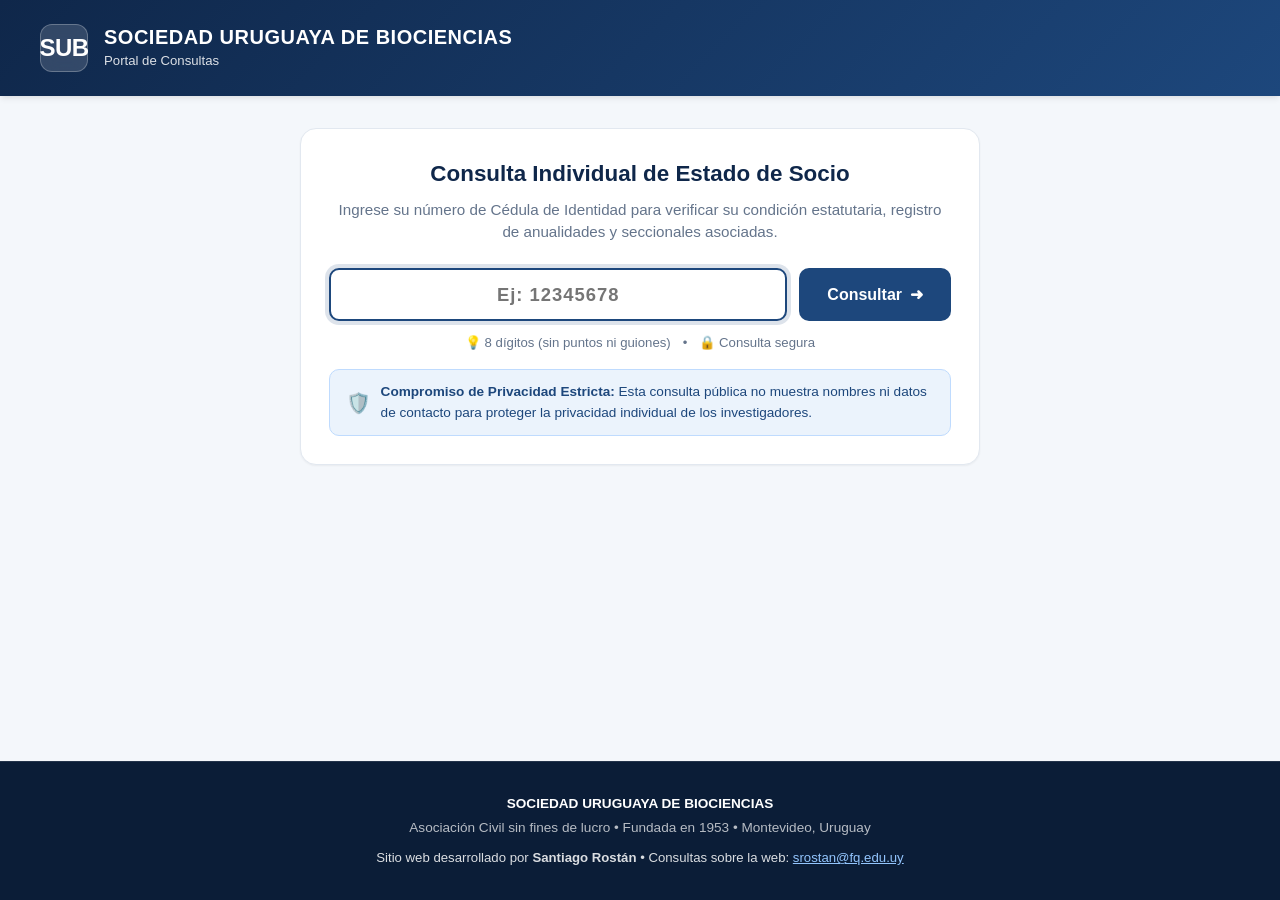
<file: index.html>
<!DOCTYPE html>
<html lang="es">
<head>
  <meta charset="UTF-8">
  <meta name="viewport" content="width=device-width, initial-scale=1.0">
  <title>Consulta de Socio - Sociedad Uruguaya de Biociencias</title>
  <link rel="stylesheet" href="css/styles.css">
</head>
<body>

  <!-- Header Institucional -->
  <header class="site-header">
    <div class="header-container">
      <a href="index.html" class="brand-wrapper">
        <div class="sub-logo-badge">SUB</div>
        <div class="brand-text">
          <h1>SOCIEDAD URUGUAYA DE BIOCIENCIAS</h1>
          <p>Portal de Consultas</p>
        </div>
      </a>
    </div>
  </header>

  <!-- Contenido Principal -->
  <main class="main-content">

    <!-- Tarjeta del Buscador -->
    <section class="card search-box-card">
      <h2 style="color: var(--primary-navy); margin-bottom: 0.5rem; font-size: 1.4rem;">Consulta Individual de Estado de Socio</h2>
      <p class="search-description">
        Ingrese su número de Cédula de Identidad para verificar su condición estatutaria, registro de anualidades y seccionales asociadas.
      </p>

      <form id="searchForm" onsubmit="buscarSocio(event)">
        <div class="search-input-group">
          <input 
            type="text" 
            id="ciInput" 
            class="ci-input" 
            placeholder="Ej: 12345678" 
            maxlength="11" 
            autocomplete="off"
            autofocus
            required
          >
          <button type="submit" class="btn-search">
            <span>Consultar</span> ➜
          </button>
        </div>
        <div class="search-hints">
          <span>💡 8 dígitos (sin puntos ni guiones)</span>
          <span>•</span>
          <span>🔒 Consulta segura</span>
        </div>
      </form>

      <!-- Aviso de Privacidad Estricta -->
      <div class="privacy-notice">
        <span style="font-size: 1.25rem;">🛡️</span>
        <div>
          <strong>Compromiso de Privacidad Estricta:</strong> Esta consulta pública no muestra nombres ni datos de contacto para proteger la privacidad individual de los investigadores.
        </div>
      </div>
    </section>

    <!-- Tarjeta de No Encontrado -->
    <div id="notFoundCard" class="not-found-card">
      <div style="font-size: 2.5rem; margin-bottom: 0.5rem;">❌</div>
      <h3 style="color: #92400E; margin-bottom: 0.5rem;">Cédula no registrada en el padrón</h3>
      <p style="color: #78350F; font-size: 0.95rem; margin-bottom: 1rem;">
        El documento ingresado (<span id="ciNotFoundTxt" style="font-weight: 700;"></span>) no se encuentra registrado en el padrón activo de la Sociedad Uruguaya de Biociencias.
      </p>
      <p style="font-size: 0.85rem; color: #64748B;">
        Si consideras que se trata de un error o deseas afiliarte a la SUB, por favor contacta a la secretaría institucional.
      </p>
    </div>

    <!-- Resultados de la Consulta -->
    <div id="resultContainer" class="result-container">

      <!-- Hero Card: Estado de Actividad -->
      <div class="card status-hero">
        <div>
          <span style="font-size: 0.8rem; font-weight: 700; color: var(--text-muted); text-transform: uppercase; letter-spacing: 0.5px;">
            Documento Consultado
          </span>
          <h2 id="resCiDisplay" style="color: var(--primary-navy); font-size: 1.6rem; margin-top: 2px;"></h2>
          <div style="font-size: 0.85rem; color: var(--text-muted); margin-top: 4px;">
            Socio Registrado en la Sociedad Uruguaya de Biociencias
          </div>
        </div>

        <div>
          <div id="resBadgeEstado" class="status-badge-lg">
            <!-- Inyectado por JS -->
          </div>
        </div>
      </div>

      <!-- Grid con Información Académica y de Afiliación -->
      <div class="info-grid">
        <div class="info-item">
          <div class="info-label">Nivel Académico</div>
          <div id="resNivel" class="info-value">—</div>
        </div>
        <div class="info-item">
          <div class="info-label">Afiliación Institucional</div>
          <div id="resAfiliacion" class="info-value">—</div>
        </div>
        <div class="info-item">
          <div class="info-label">Año de Ingreso a SUB</div>
          <div id="resIngreso" class="info-value">—</div>
        </div>
      </div>

      <!-- Card: Seccionales a las que adscribe -->
      <div class="card">
        <h3 class="card-title">🔬 Seccionales Científicas Adscritas</h3>
        <p style="color: var(--text-muted); font-size: 0.875rem; margin-bottom: 1rem;">
          Las seccionales reflejan las áreas disciplinarias en las que el socio participa activamente:
        </p>
        <div class="seccionales-list">
          <div class="sec-pill">
            <span id="resSec1Text">—</span>
            <span class="sec-role-tag">Preferencia Principal</span>
          </div>
          <div class="sec-pill">
            <span id="resSec2Text">—</span>
            <span class="sec-role-tag">Preferencia Secundaria</span>
          </div>
          <div class="sec-pill">
            <span id="resSec3Text">—</span>
            <span class="sec-role-tag">Preferencia Terciaria</span>
          </div>
        </div>
      </div>

      <!-- Card: Historial de Cuotas 2021 a 2026 -->
      <div class="card">
        <h3 class="card-title">📅 Historial de Anualidades (2021 - 2026)</h3>
        <p style="color: var(--text-muted); font-size: 0.875rem; margin-bottom: 0.5rem;">
          Registro histórico de cuotas y aportes anuales registrados en la tesorería de la SUB:
        </p>
        
        <div class="cuotas-container">
          <div class="cuota-card">
            <div class="cuota-year">2021</div>
            <div id="badge2021" class="cuota-badge">—</div>
          </div>
          <div class="cuota-card">
            <div class="cuota-year">2022</div>
            <div id="badge2022" class="cuota-badge">—</div>
          </div>
          <div class="cuota-card">
            <div class="cuota-year">2023</div>
            <div id="badge2023" class="cuota-badge">—</div>
          </div>
          <div class="cuota-card">
            <div class="cuota-year">2024</div>
            <div id="badge2024" class="cuota-badge">—</div>
          </div>
          <div class="cuota-card">
            <div class="cuota-year">2025</div>
            <div id="badge2025" class="cuota-badge">—</div>
          </div>
          <div class="cuota-card" style="border: 2px solid #BFDBFE; background: #EFF6FF;">
            <div class="cuota-year" style="color: var(--primary-blue);">2026 (Actual)</div>
            <div id="badge2026" class="cuota-badge">—</div>
          </div>
        </div>

        <div style="margin-top: 1.5rem; padding-top: 1rem; border-top: 1px dashed var(--border-color); display: grid; grid-template-columns: repeat(auto-fit, minmax(260px, 1fr)); gap: 1rem;">
          <div>
            <div class="info-label">Estado de Cuota 2026</div>
            <div id="resEstadoCuota2026" style="font-size: 0.95rem; font-weight: 700; color: var(--primary-navy); margin-top: 2px;">—</div>
          </div>
          <div>
            <div class="info-label">Movimiento de Pago (Reasignación de Deuda)</div>
            <div id="resMovimiento" style="font-size: 0.95rem; font-weight: 600; color: #475569; margin-top: 2px;">—</div>
          </div>
        </div>

        <div style="margin-top: 1rem; background: #F8FAFC; border-radius: 8px; padding: 0.75rem 1rem; font-size: 0.8rem; color: #64748B;">
          ℹ️ <strong>Criterio estatutario:</strong> La condición de <em>Socio Activo</em> exige estar al día en los últimos dos períodos fiscales previos (2024 y 2025). Si se abonó la cuota 2026 adeudando períodos anteriores, el pago se aplica automáticamente al período más antiguo pendiente.
        </div>
      </div>

    </div>

  </main>

  <!-- Footer Institucional -->
  <footer class="site-footer">
    <div style="font-weight: 700; color: #FFFFFF; margin-bottom: 0.25rem;">SOCIEDAD URUGUAYA DE BIOCIENCIAS</div>
    <div>Asociación Civil sin fines de lucro • Fundada en 1953 • Montevideo, Uruguay</div>
    <div style="margin-top: 0.6rem; font-size: 0.825rem; color: rgba(255, 255, 255, 0.85);">
      Sitio web desarrollado por <strong>Santiago Rostán</strong> • Consultas sobre la web: <a href="mailto:srostan@fq.edu.uy" style="color: #93C5FD; text-decoration: underline;">srostan@fq.edu.uy</a>
    </div>
  </footer>

  <!-- Carga del dataset público (sin nombres) -->
  <script src="data/socios_publico.js"></script>

  <script>
    // Normalizador de cédula
    function cleanCI(ci) {
      const nums = String(ci).replace(/\D/g, '');
      return nums.padStart(8, '0');
    }

    function formatCI(ci8) {
      if (!ci8 || ci8.length !== 8) return ci8;
      return `${ci8[0]}.${ci8.substring(1, 4)}.${ci8.substring(4, 7)}-${ci8[7]}`;
    }

    function renderCuotaBadge(val) {
      const v = String(val || '').trim().toLowerCase();
      if (v === 'sí' || v === 'si') {
        return '<span class="cuota-badge badge-activo">✓ Pagó</span>';
      } else if (v === 'no') {
        return '<span class="cuota-badge badge-inactivo">✗ No Pagó</span>';
      } else if (v.includes('no corresponde')) {
        return '<span class="cuota-badge badge-gray">No Corresp.</span>';
      } else {
        return `<span class="cuota-badge badge-gray">${val || '—'}</span>`;
      }
    }

    function buscarSocio(e) {
      if (e) e.preventDefault();
      const rawCI = document.getElementById('ciInput').value;
      const ciClean = cleanCI(rawCI);

      const notFoundCard = document.getElementById('notFoundCard');
      const resultContainer = document.getElementById('resultContainer');

      if (!rawCI || rawCI.trim().length === 0) {
        notFoundCard.style.display = 'none';
        resultContainer.style.display = 'none';
        return;
      }

      if (typeof SOCIOS_PUBLICO === 'undefined') {
        alert('Error: No se pudo cargar el dataset público de socios.');
        return;
      }

      const socio = SOCIOS_PUBLICO[ciClean];

      if (!socio) {
        resultContainer.style.display = 'none';
        document.getElementById('ciNotFoundTxt').innerText = rawCI;
        notFoundCard.style.display = 'block';
        return;
      }

      // Ocultar mensaje de no encontrado y mostrar resultados
      notFoundCard.style.display = 'none';
      resultContainer.style.display = 'block';

      // 1. Identificación y Estado
      document.getElementById('resCiDisplay').innerText = socio.ci_display || formatCI(ciClean);
      
      const badgeEstado = document.getElementById('resBadgeEstado');
      const estado = String(socio.estado || '').trim();

      if (estado === 'Activo') {
        badgeEstado.className = 'status-badge-lg badge-activo';
        badgeEstado.innerHTML = '● Socio Activo';
      } else if (estado === 'Inactivo') {
        badgeEstado.className = 'status-badge-lg badge-inactivo';
        badgeEstado.innerHTML = '● Inactivo';
      } else if (estado.toLowerCase().includes('pendiente')) {
        badgeEstado.className = 'status-badge-lg badge-pendiente';
        badgeEstado.innerHTML = '● Activo - Pendiente de Pago';
      } else {
        badgeEstado.className = 'status-badge-lg badge-gray';
        badgeEstado.innerHTML = `● ${estado || 'Sin dato'}`;
      }

      // 2. Información Académica
      document.getElementById('resNivel').innerText = socio.nivel || 'Sin dato';
      document.getElementById('resAfiliacion').innerText = socio.afiliacion || 'Sin dato';
      document.getElementById('resIngreso').innerText = socio.ingreso || '2021 o anterior';

      // 3. Seccionales
      document.getElementById('resSec1Text').innerText = socio.seccionales.sec1 || 'Ninguna';
      document.getElementById('resSec2Text').innerText = socio.seccionales.sec2 || 'Ninguna';
      document.getElementById('resSec3Text').innerText = socio.seccionales.sec3 || 'Ninguna';

      // 4. Cuotas
      document.getElementById('badge2021').innerHTML = renderCuotaBadge(socio.cuotas['2021']);
      document.getElementById('badge2022').innerHTML = renderCuotaBadge(socio.cuotas['2022']);
      document.getElementById('badge2023').innerHTML = renderCuotaBadge(socio.cuotas['2023']);
      document.getElementById('badge2024').innerHTML = renderCuotaBadge(socio.cuotas['2024']);
      document.getElementById('badge2025').innerHTML = renderCuotaBadge(socio.cuotas['2025']);
      document.getElementById('badge2026').innerHTML = renderCuotaBadge(socio.cuotas['2026']);

      // 5. Movimiento y Cuota 2026
      document.getElementById('resEstadoCuota2026').innerText = socio.estadoCuota2026 || 'PENDIENTE DE PAGO 2026';
      document.getElementById('resMovimiento').innerText = socio.movimiento || 'Sin movimientos';

      // Smooth scroll hacia el resultado
      resultContainer.scrollIntoView({ behavior: 'smooth', block: 'start' });
    }

    // Permitir búsqueda automática si viene parámetro ?ci= en la URL
    window.addEventListener('DOMContentLoaded', () => {
      const urlParams = new URLSearchParams(window.location.search);
      const paramCI = urlParams.get('ci');
      if (paramCI) {
        document.getElementById('ciInput').value = paramCI;
        buscarSocio();
      }
    });
  </script>

</body>
</html>
</file>
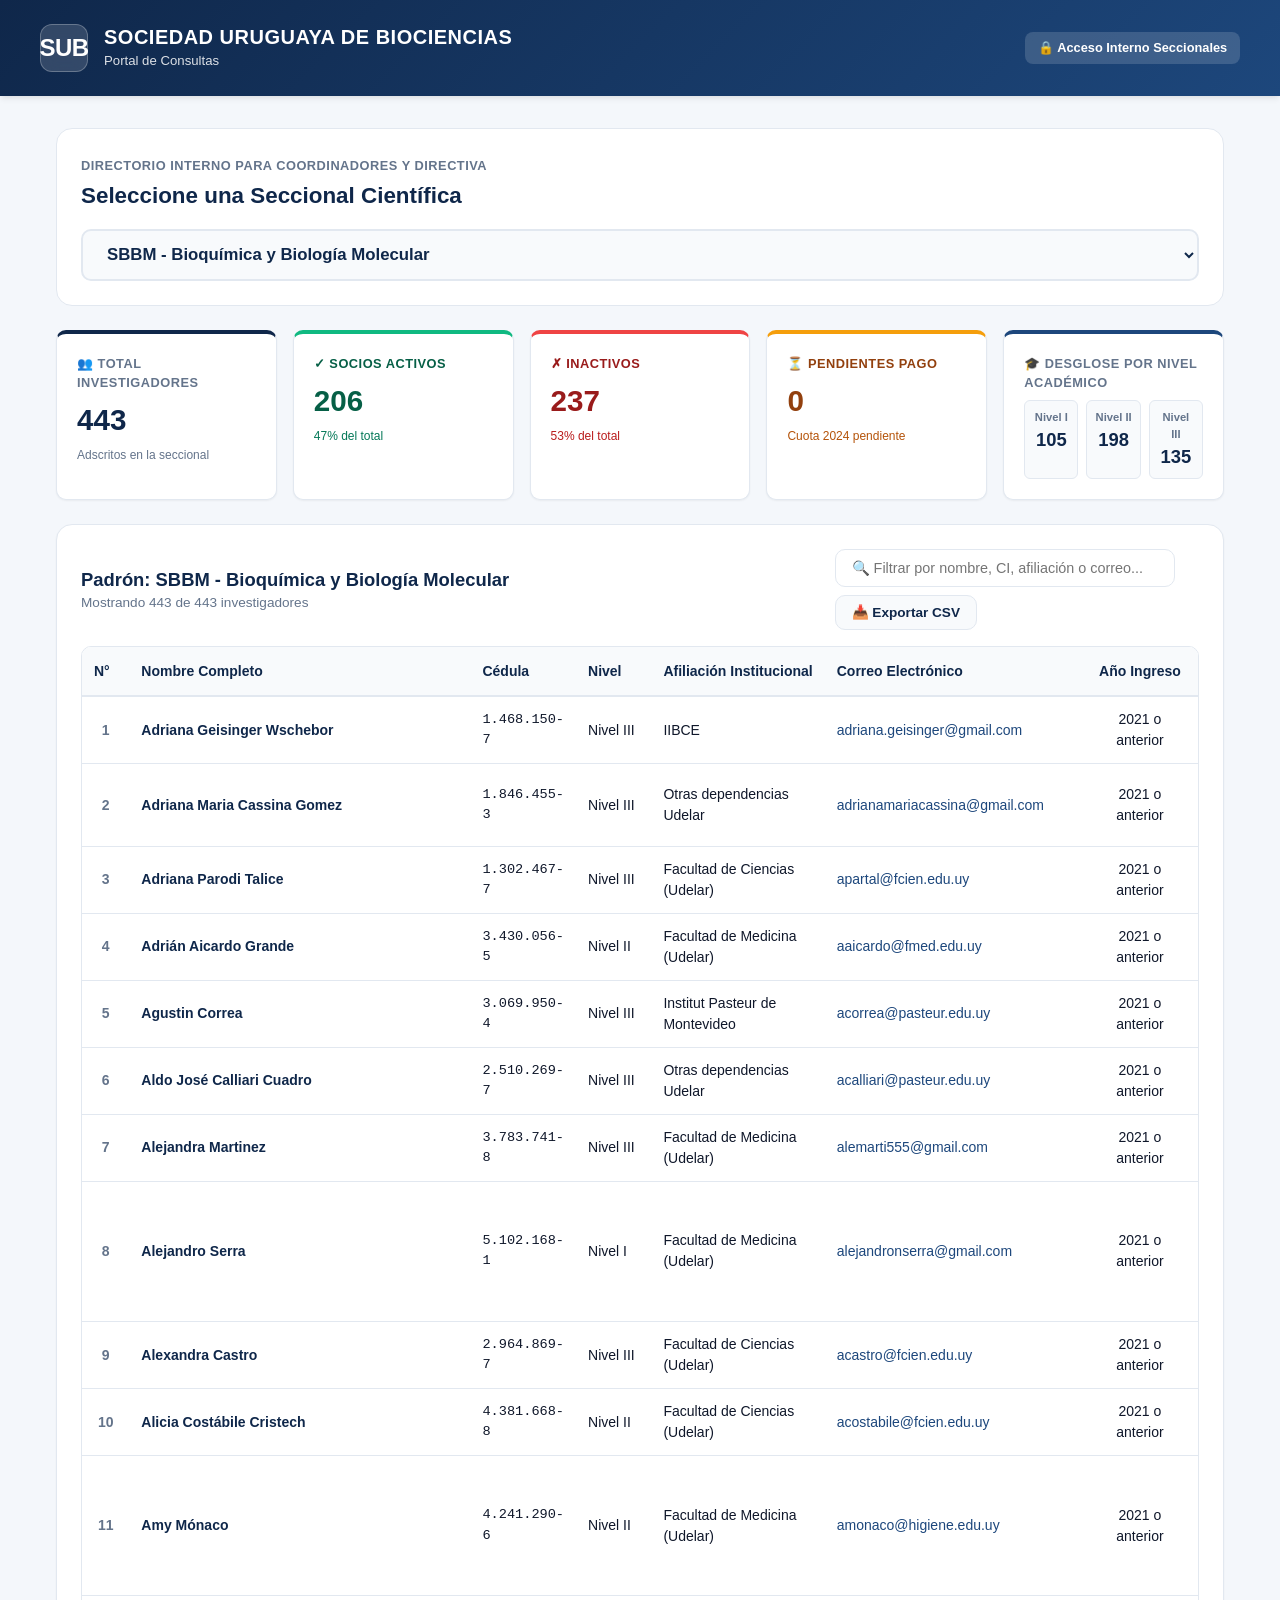
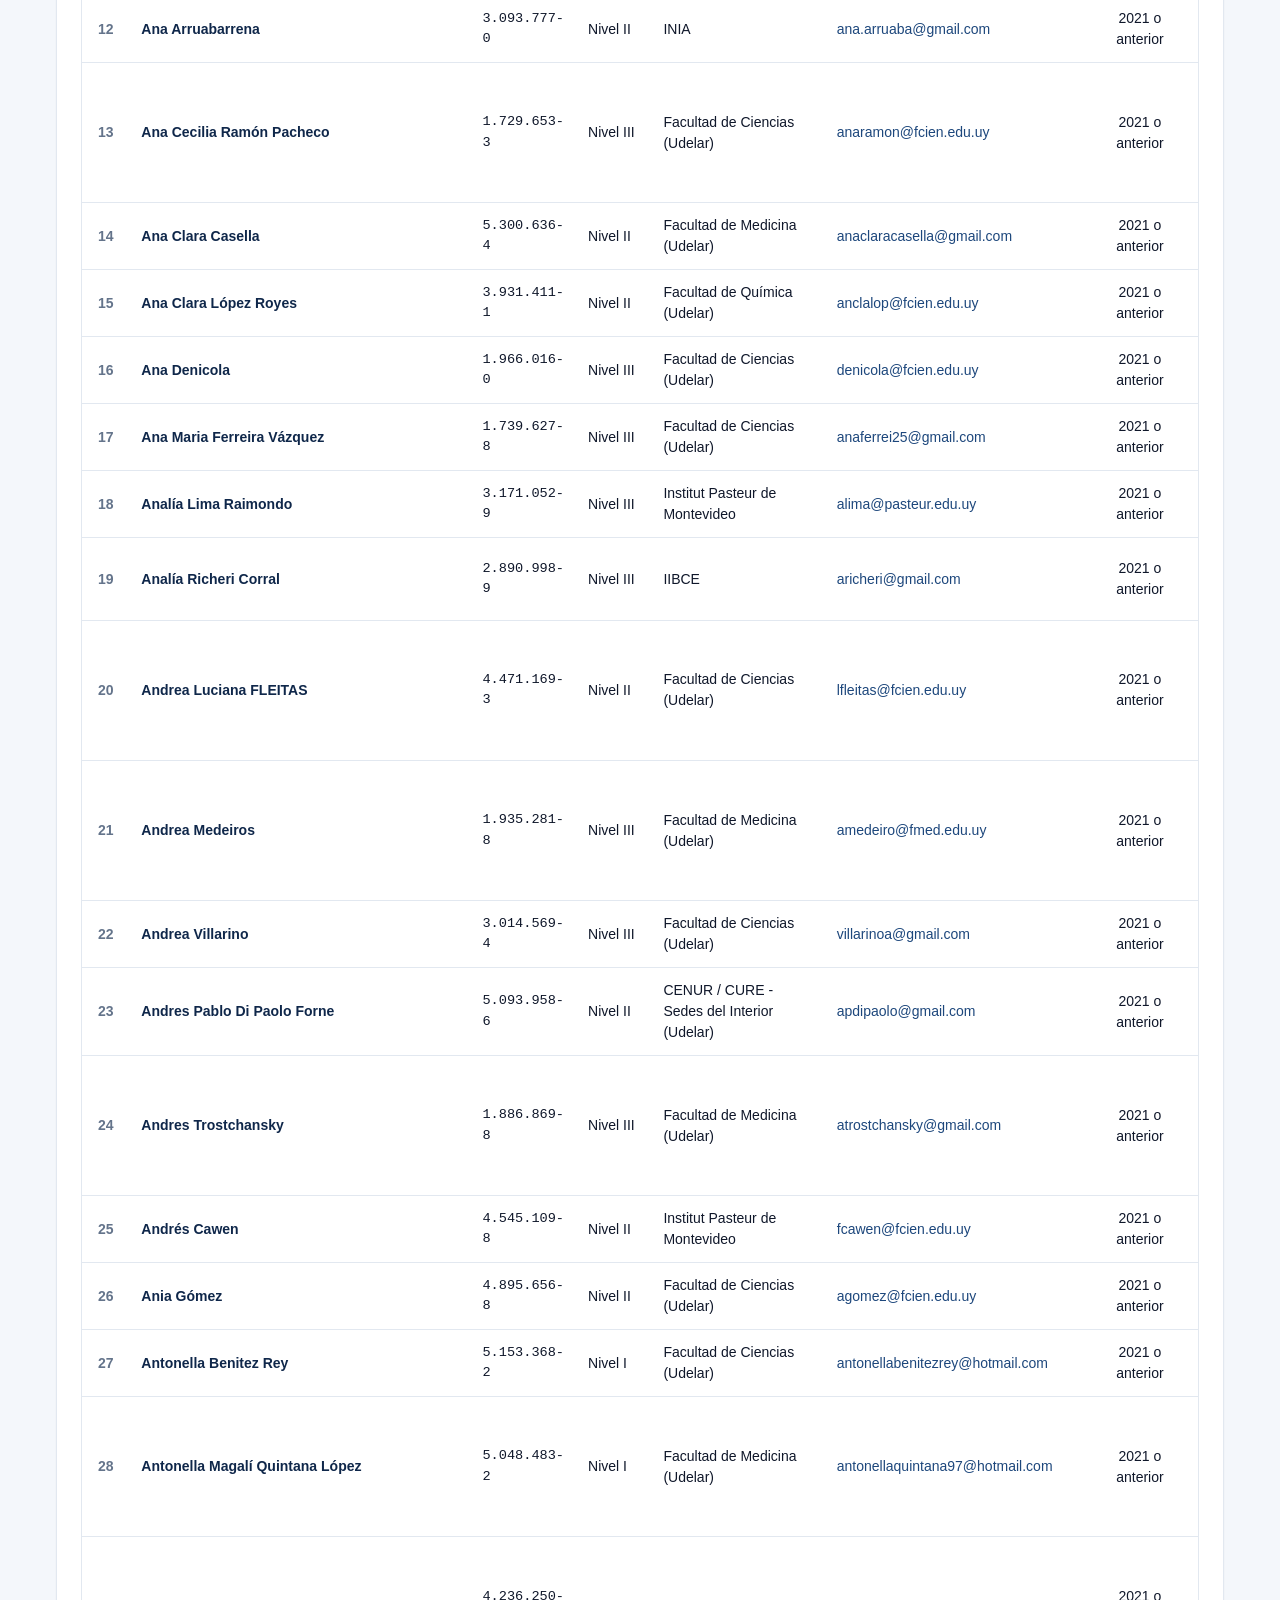
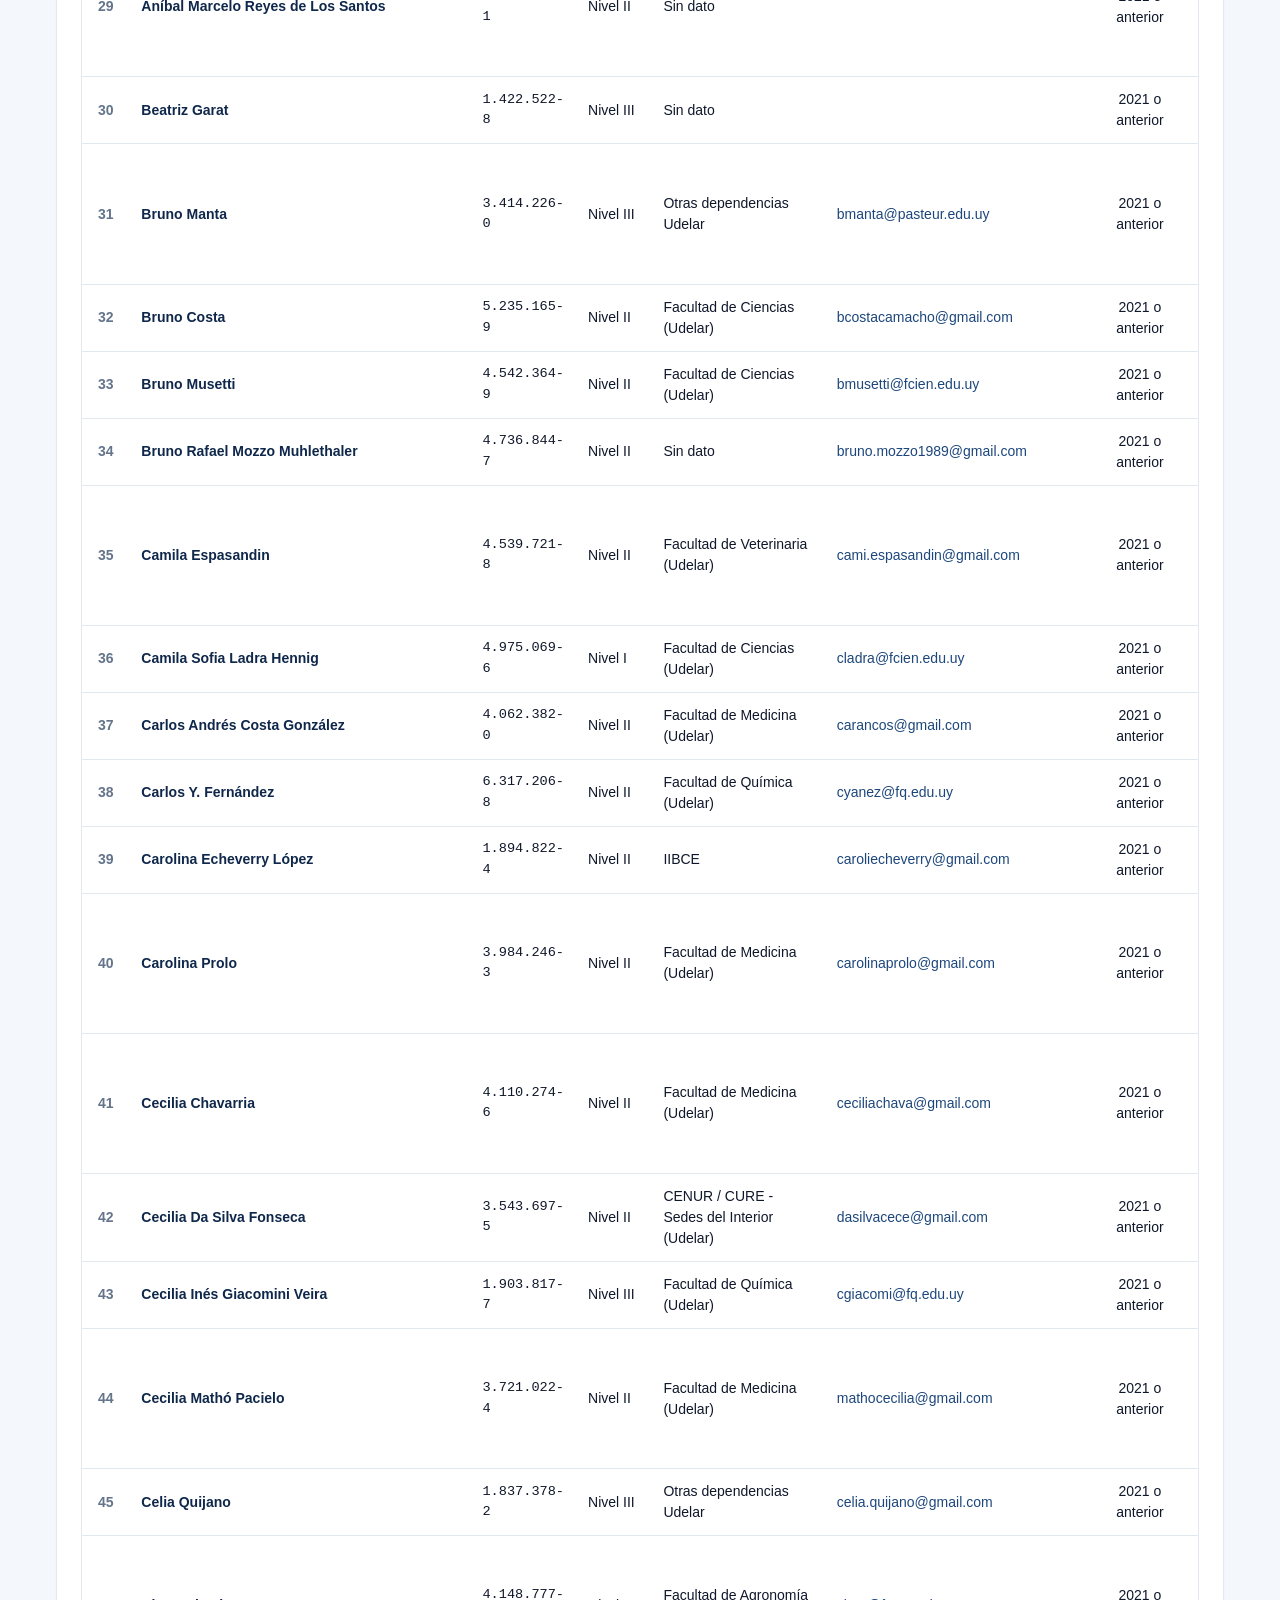
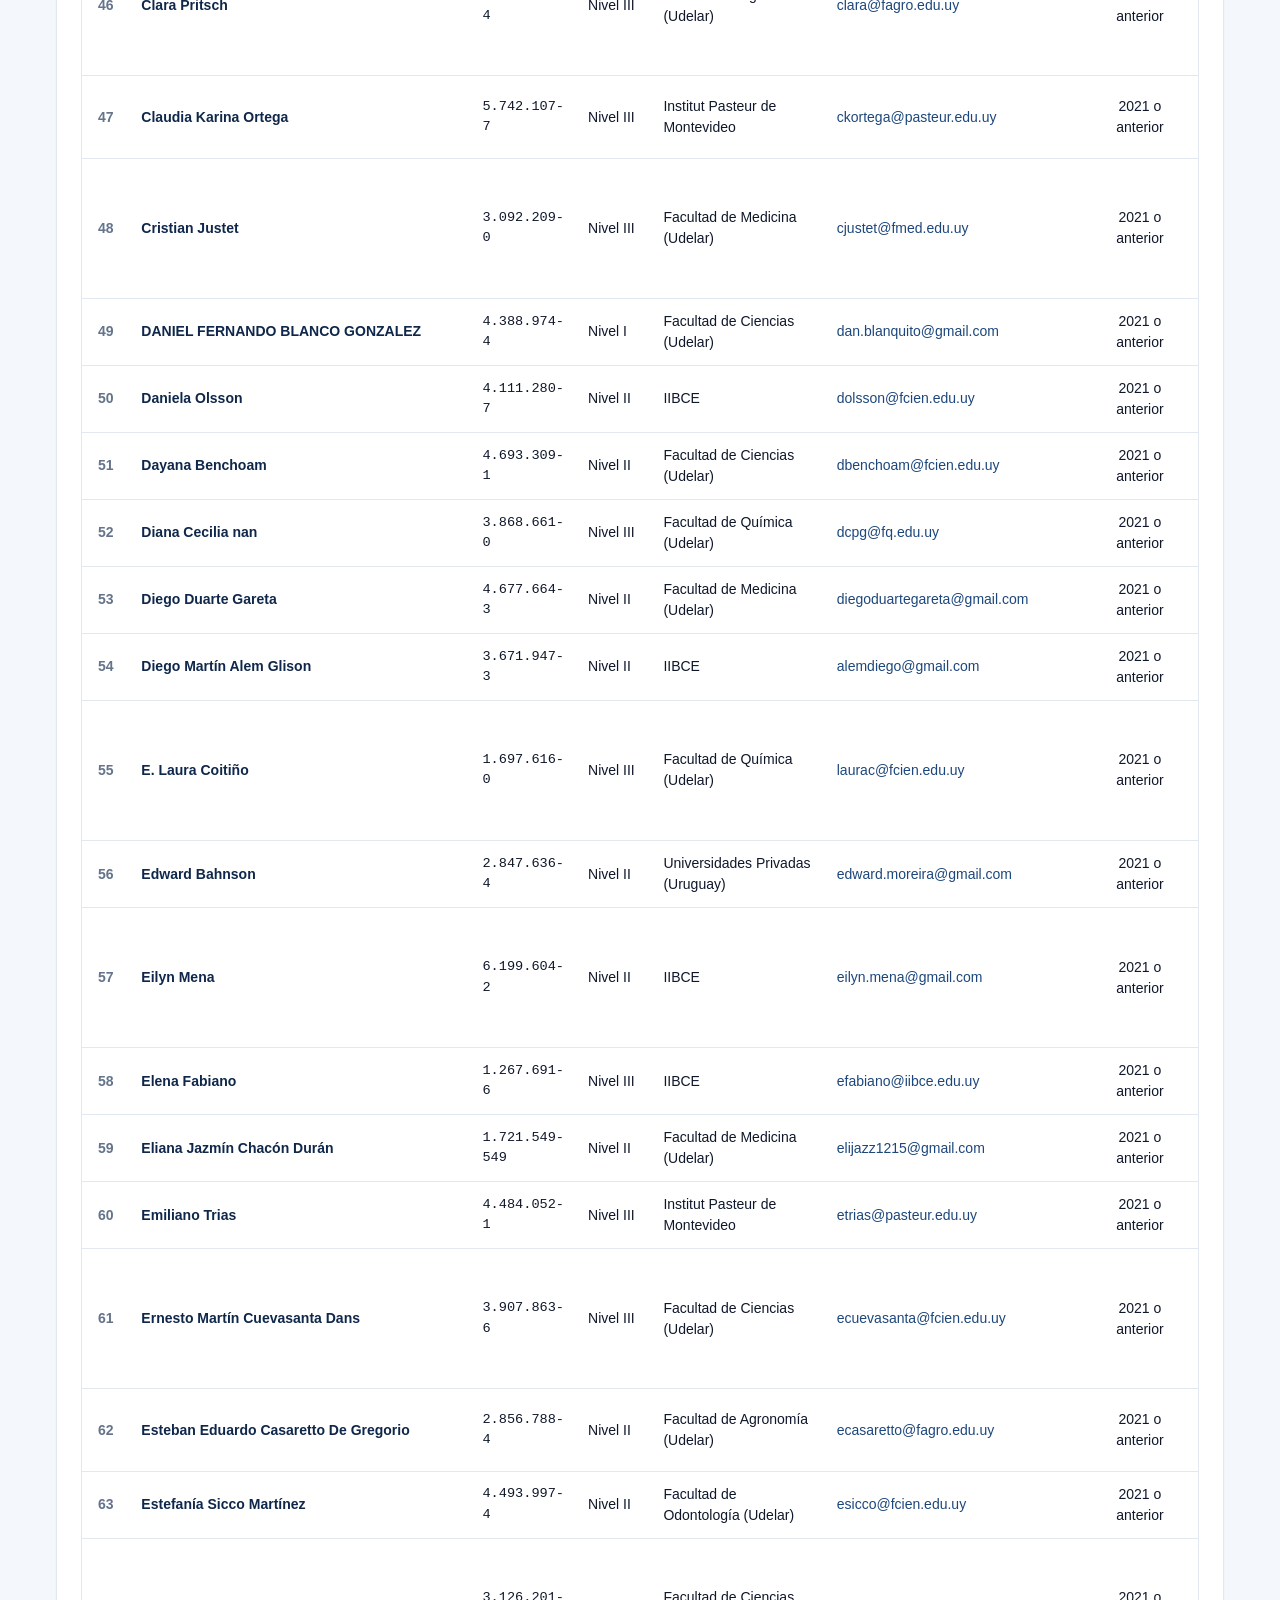
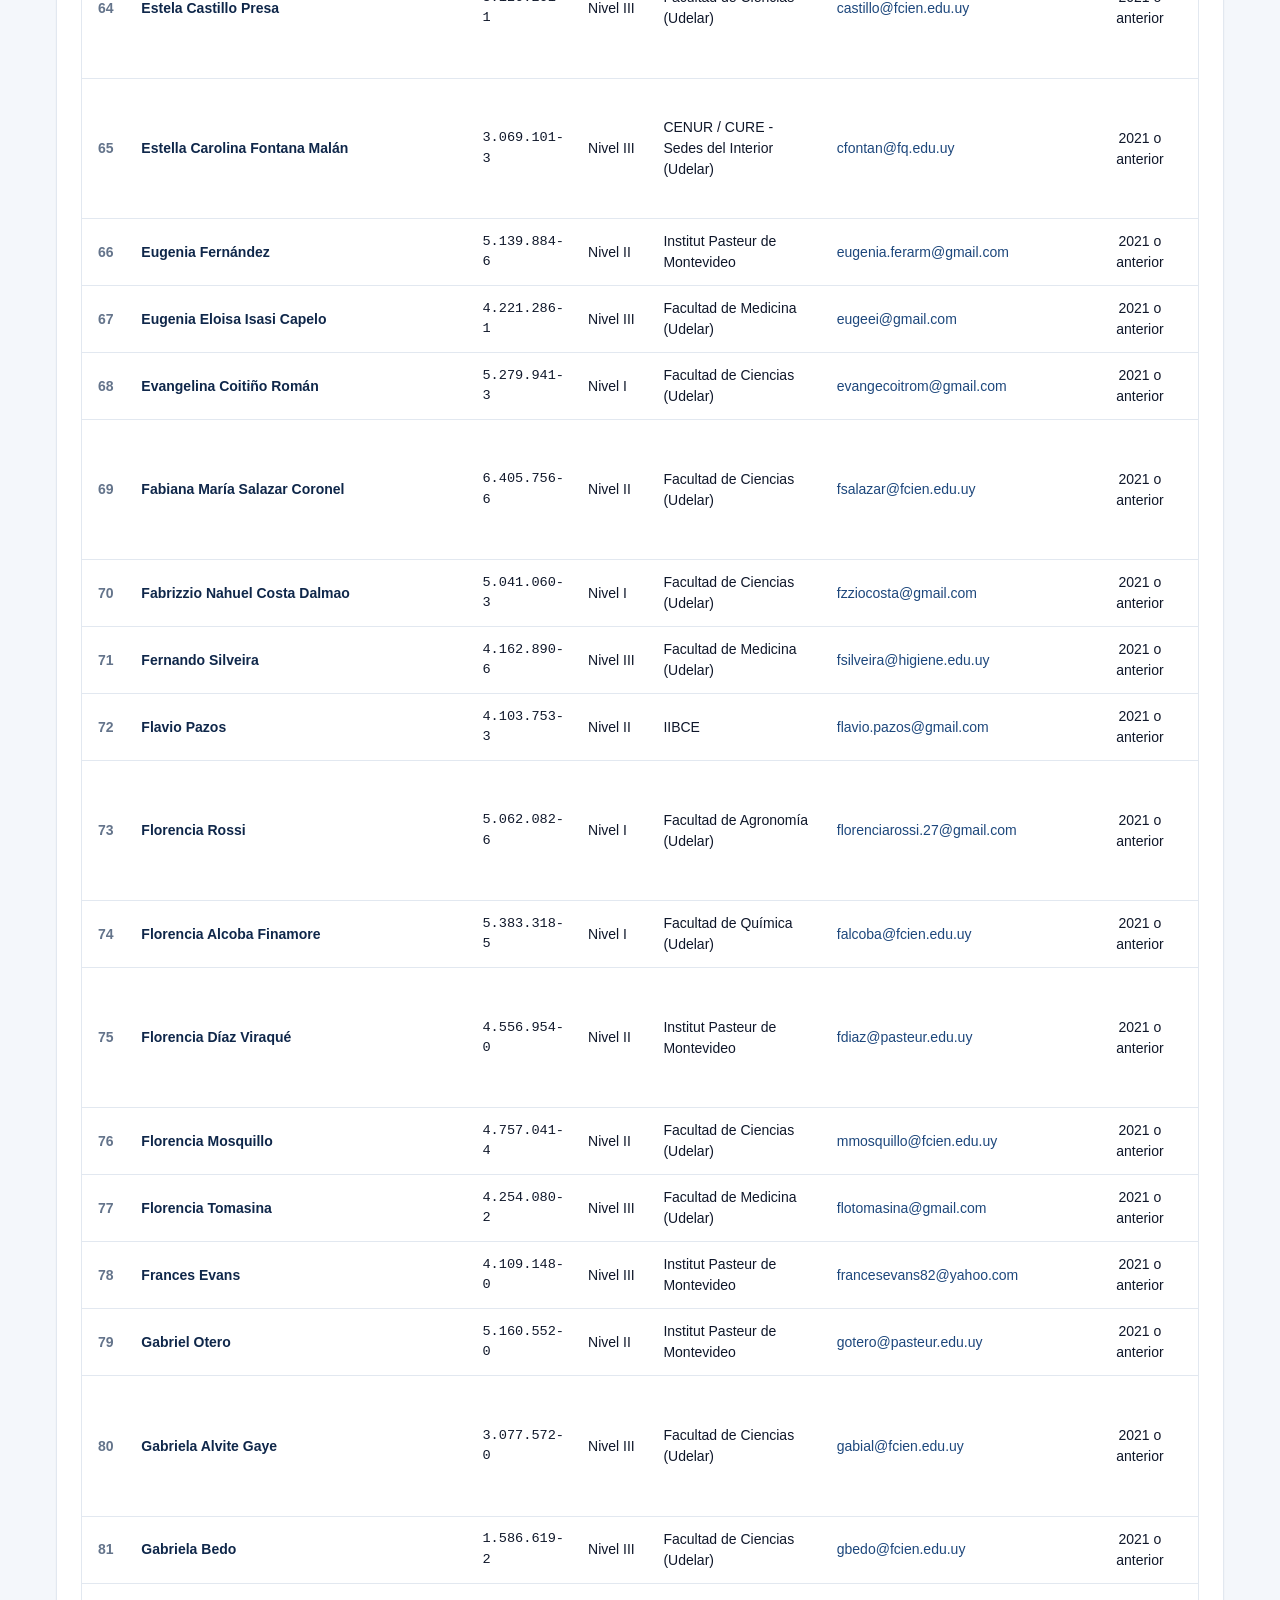
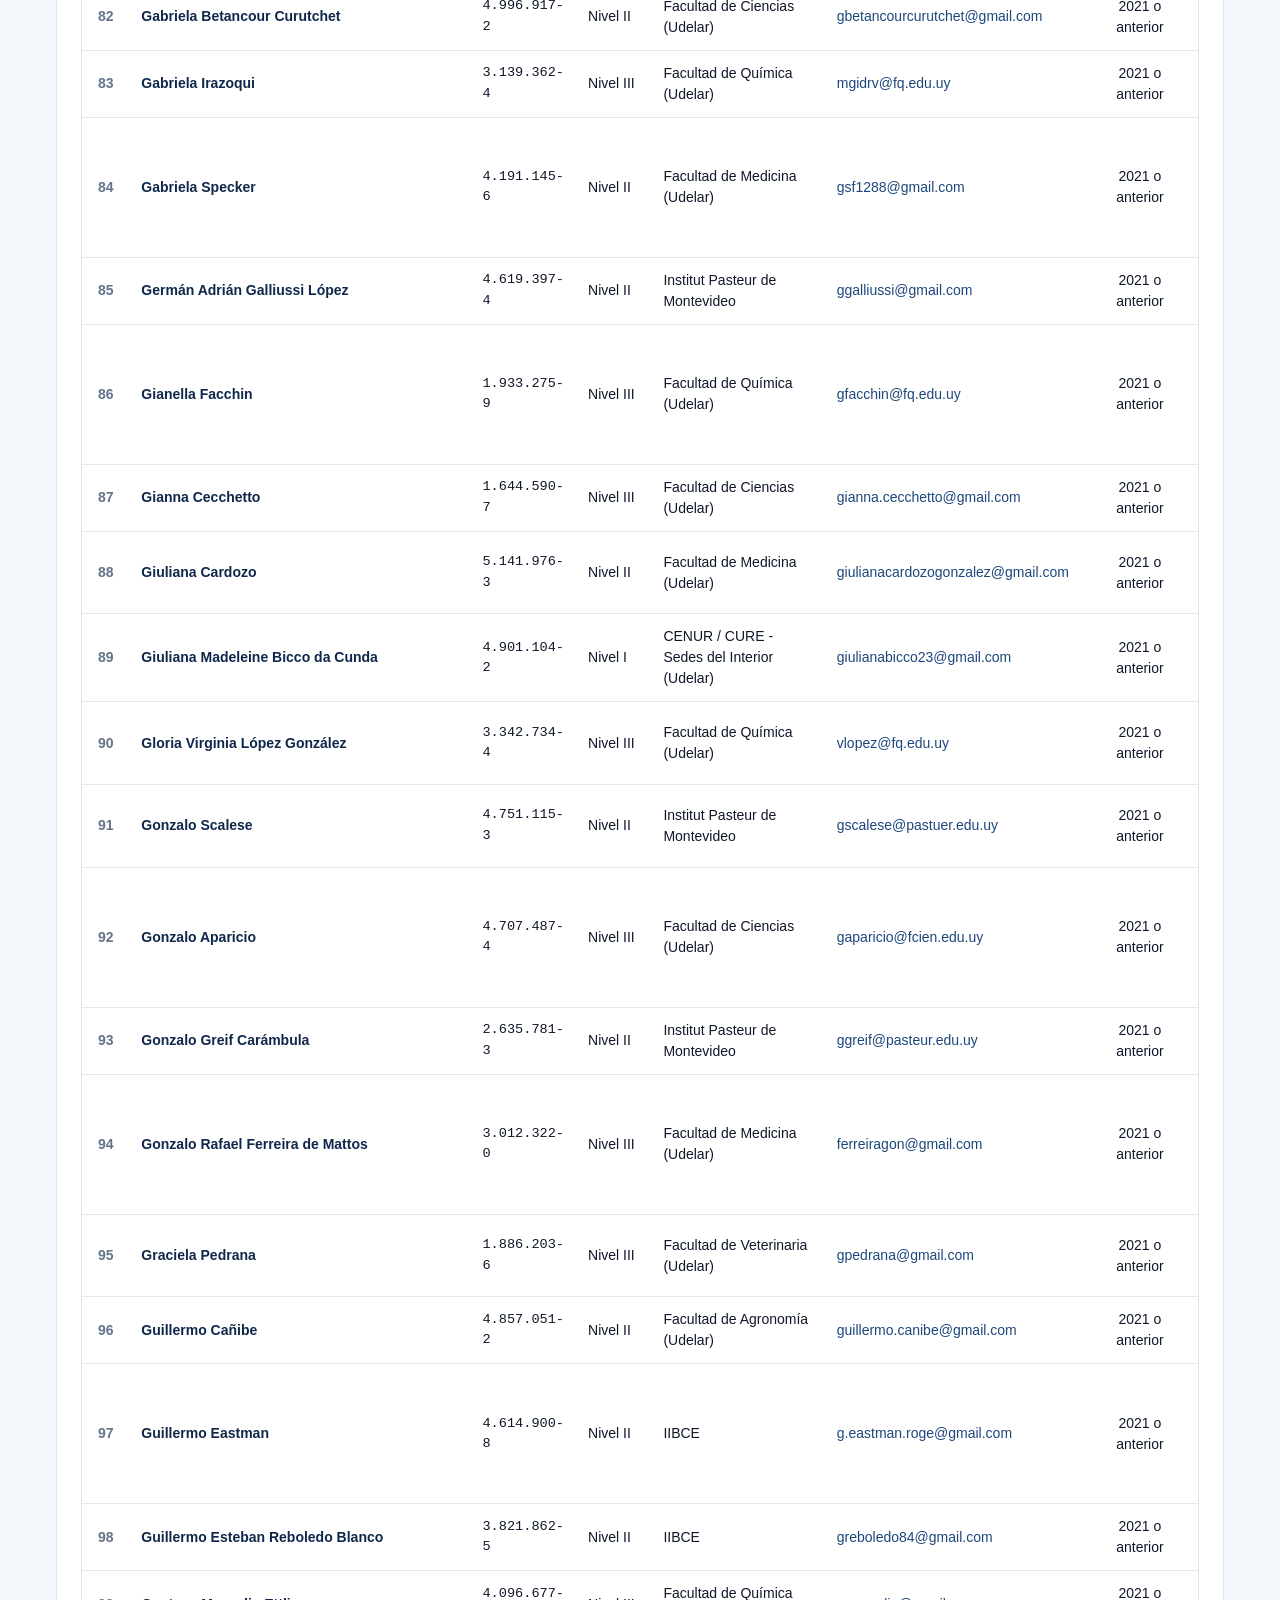
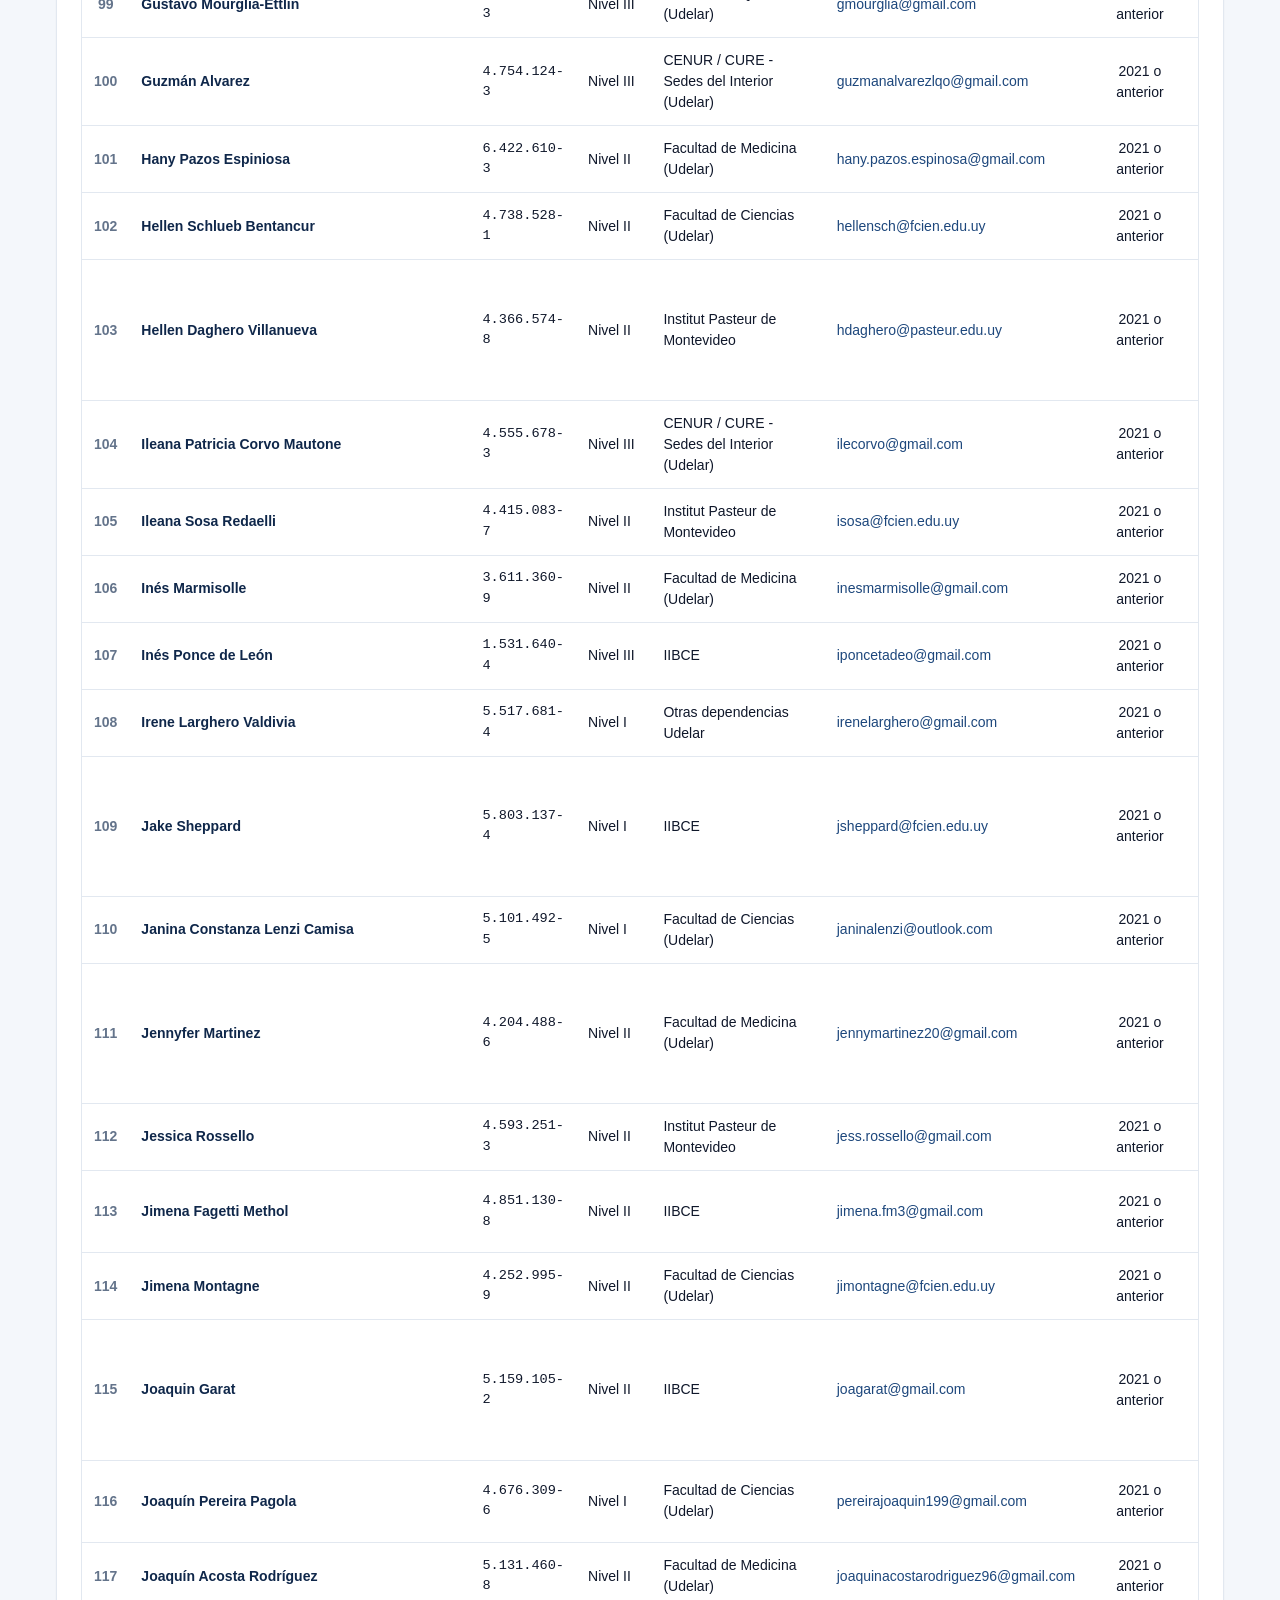
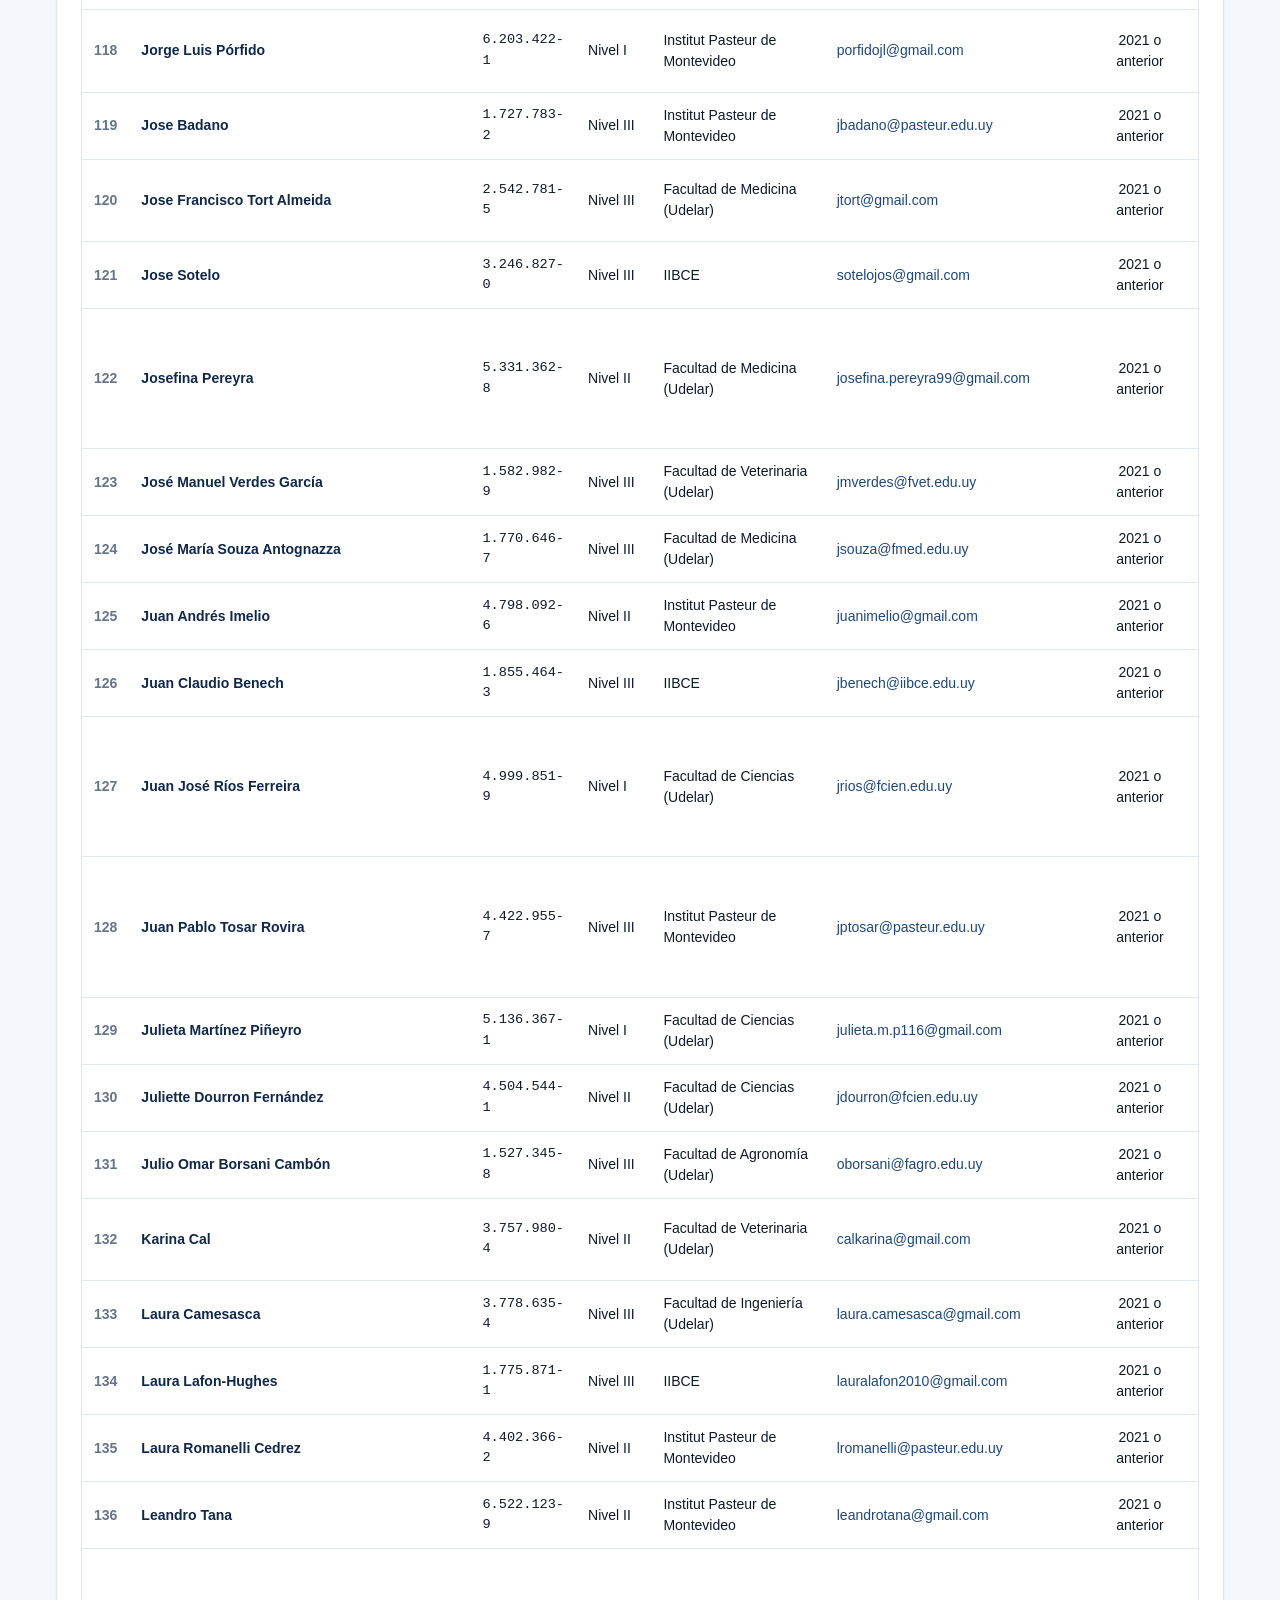
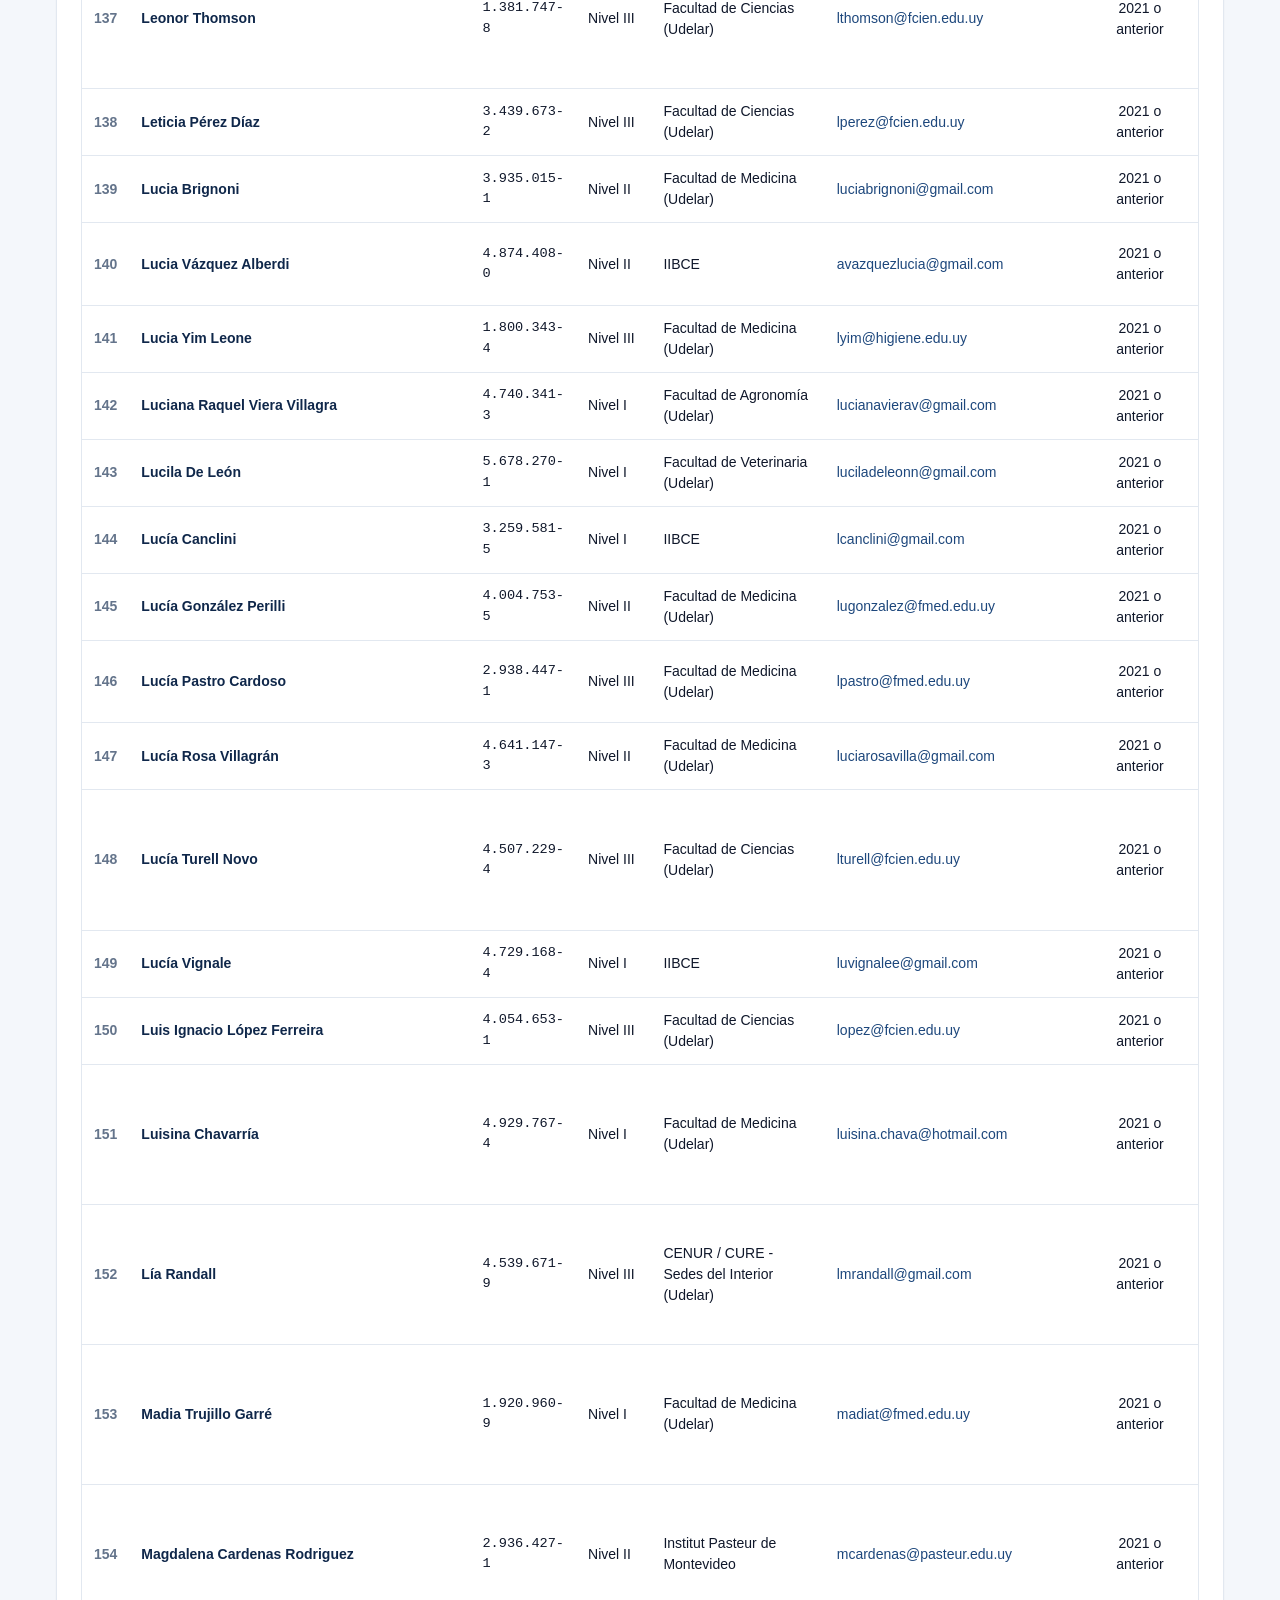
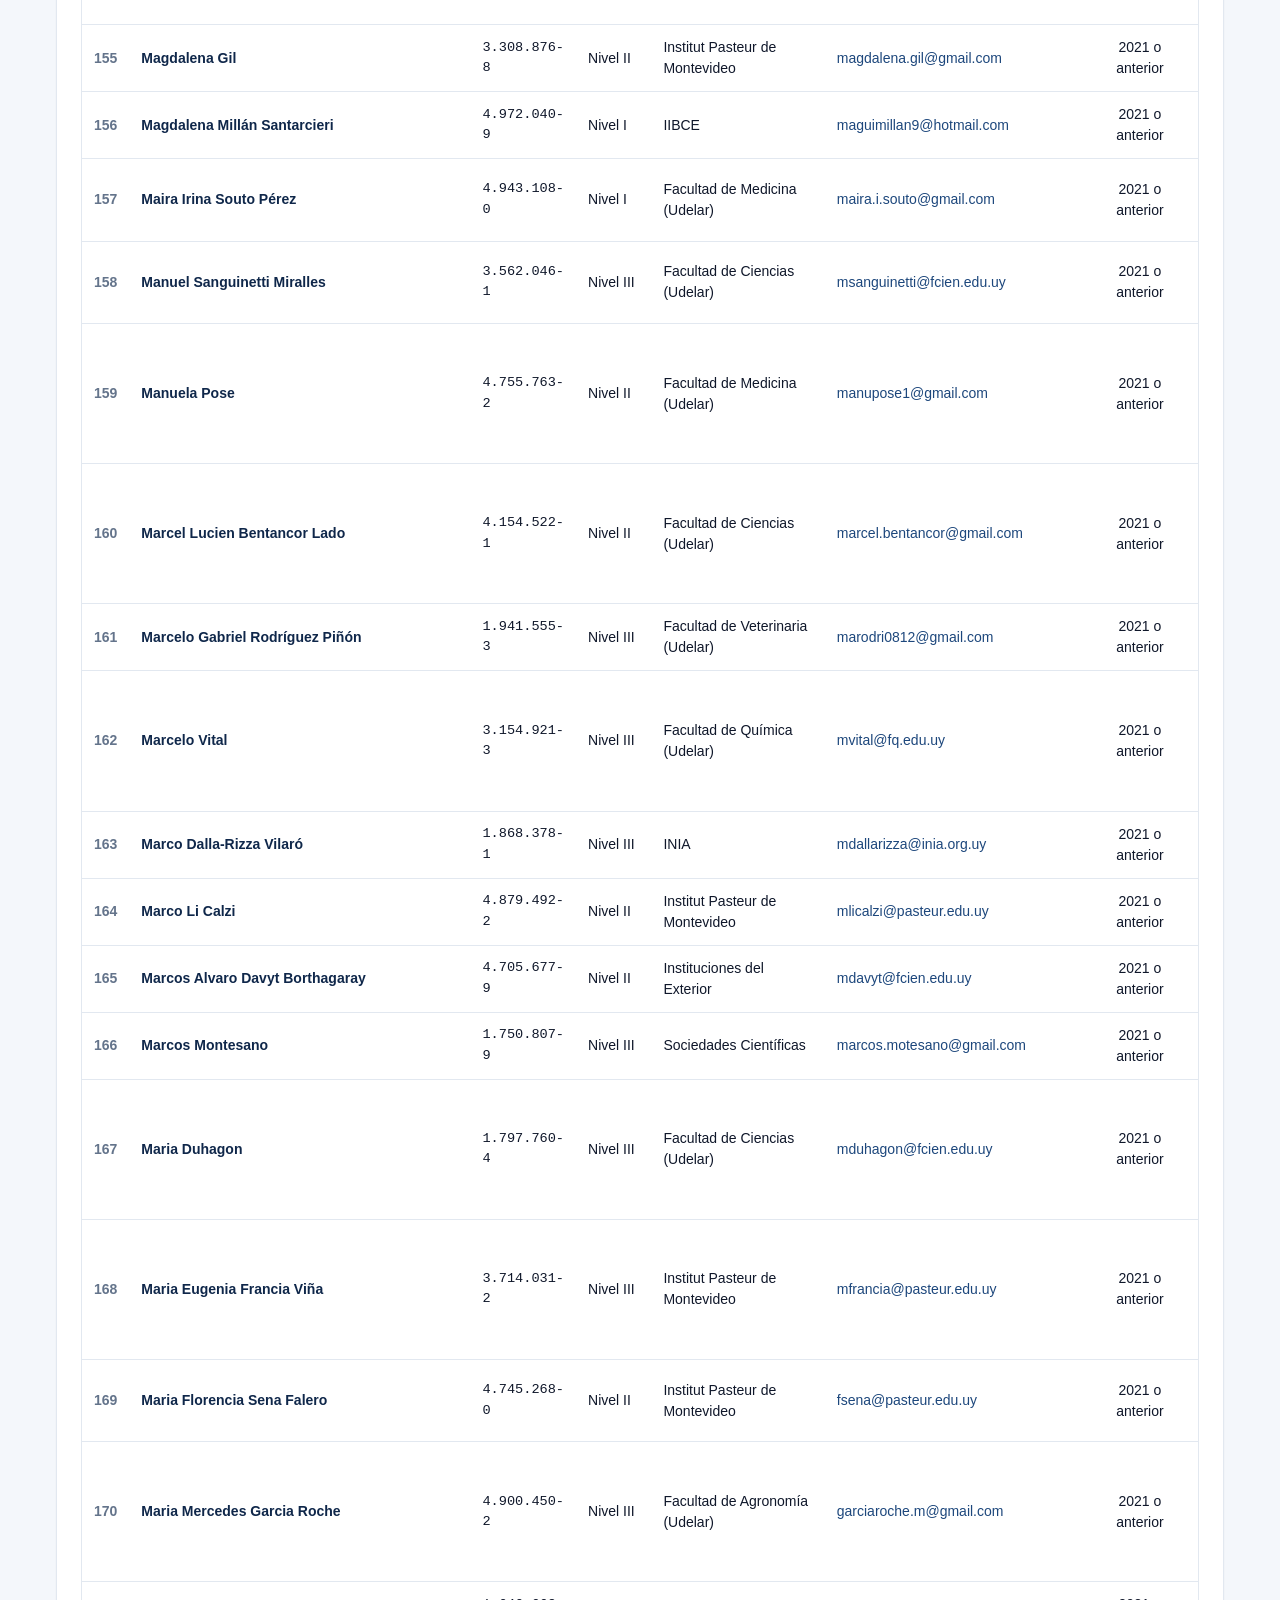
<file: seccionales.html>
<!DOCTYPE html>
<html lang="es">
<head>
  <meta charset="UTF-8">
  <meta name="viewport" content="width=device-width, initial-scale=1.0">
  <title>Directorio de Seccionales Científicas - SUB</title>
  <link rel="stylesheet" href="css/styles.css">
  <style>
    .selector-container {
      background: var(--bg-card);
      border: 1px solid var(--border-color);
      border-radius: var(--radius-lg);
      padding: 1.5rem;
      margin-bottom: 1.5rem;
      display: flex;
      flex-direction: column;
      gap: 1rem;
    }
    .custom-select {
      width: 100%;
      padding: 0.85rem 1.25rem;
      font-size: 1.05rem;
      font-weight: 600;
      color: var(--primary-navy);
      background-color: #F8FAFC;
      border: 2px solid var(--border-color);
      border-radius: var(--radius-md);
      cursor: pointer;
      transition: var(--transition);
    }
    .custom-select:focus {
      outline: none;
      border-color: var(--primary-blue);
      background-color: #FFFFFF;
      box-shadow: 0 0 0 4px rgba(29, 71, 124, 0.15);
    }
    .pref-badge {
      font-size: 0.75rem;
      font-weight: 700;
      padding: 0.2rem 0.55rem;
      border-radius: 6px;
      display: inline-block;
      white-space: nowrap;
    }
    .pref-principal {
      background-color: #E0E7FF;
      color: #3730A3;
      border: 1px solid #C7D2FE;
    }
    .pref-secundaria {
      background-color: #F1F5F9;
      color: #475569;
      border: 1px solid #CBD5E1;
    }
    .pref-terciaria {
      background-color: #FAF5FF;
      color: #6B21A8;
      border: 1px solid #E9D5FF;
    }
    .kpi-row-secondary {
      display: grid;
      grid-template-columns: repeat(3, 1fr);
      gap: 0.5rem;
      margin-top: 0.5rem;
    }
    .kpi-subitem {
      background: #F8FAFC;
      border-radius: 6px;
      padding: 0.5rem;
      text-align: center;
      border: 1px solid var(--border-color);
    }
    .kpi-subitem-label {
      font-size: 0.7rem;
      font-weight: 600;
      color: var(--text-muted);
    }
    .kpi-subitem-val {
      font-size: 1.15rem;
      font-weight: 700;
      color: var(--primary-navy);
    }
    .btn-export {
      background: #F8FAFC;
      border: 1px solid var(--border-color);
      color: var(--primary-navy);
      padding: 0.55rem 1rem;
      border-radius: var(--radius-md);
      font-weight: 600;
      font-size: 0.85rem;
      cursor: pointer;
      display: inline-flex;
      align-items: center;
      gap: 0.4rem;
      transition: var(--transition);
    }
    .btn-export:hover {
      background: #E2E8F0;
    }
  </style>
</head>
<body>

  <!-- Header Institucional -->
  <header class="site-header">
    <div class="header-container">
      <a href="seccionales.html" class="brand-wrapper">
        <div class="sub-logo-badge">SUB</div>
        <div class="brand-text">
          <h1>SOCIEDAD URUGUAYA DE BIOCIENCIAS</h1>
          <p>Portal de Consultas</p>
        </div>
      </a>
      <div style="background: rgba(255, 255, 255, 0.15); padding: 0.4rem 0.8rem; border-radius: 8px; font-size: 0.8rem; font-weight: 600; color: #FFFFFF;">
        🔒 Acceso Interno Seccionales
      </div>
    </div>
  </header>

  <!-- Contenido Principal -->
  <main class="main-content">

    <!-- Selector de Seccional -->
    <div class="selector-container">
      <div>
        <span style="font-size: 0.8rem; font-weight: 700; color: var(--text-muted); text-transform: uppercase; letter-spacing: 0.5px;">
          Directorio Interno para Coordinadores y Directiva
        </span>
        <h2 style="color: var(--primary-navy); font-size: 1.4rem; margin-top: 2px;">
          Seleccione una Seccional Científica
        </h2>
      </div>

      <select id="seccionalSelect" class="custom-select" onchange="cambiarSeccional()">
        <option value="SBBM">SBBM - Bioquímica y Biología Molecular</option>
        <option value="SNU">SNU - Neurociencias</option>
        <option value="SUG">SUG - Genética</option>
        <option value="SUMI">SUMI - Microscopía e Imagenología</option>
        <option value="CODEUy">CODEUy - Ecología</option>
        <option value="SBF">SBF - Biofísica</option>
        <option value="LimnoUy">LimnoUy - Limnología</option>
        <option value="SUBI">SUBI - Bioinformática</option>
        <option value="SIB/NIB">SIB/NIB - Ingeniería Biomédica</option>
        <option value="ATGC-U">ATGC-U - Terapia Génica y Celular</option>
      </select>
    </div>

    <!-- Panel de KPIs en Tiempo Real -->
    <section>
      <div class="kpi-grid">

        <!-- Total Investigadores -->
        <div class="kpi-card" style="border-top: 4px solid var(--primary-navy);">
          <span class="kpi-label">👥 Total Investigadores</span>
          <span id="kpiTotal" class="kpi-value">0</span>
          <span style="font-size: 0.75rem; color: var(--text-muted); margin-top: 4px;">Adscritos en la seccional</span>
        </div>

        <!-- Socios Activos -->
        <div class="kpi-card" style="border-top: 4px solid #10B981;">
          <span class="kpi-label" style="color: #065F46;">✓ Socios Activos</span>
          <span id="kpiActivos" class="kpi-value" style="color: #065F46;">0</span>
          <span id="kpiActivosPct" style="font-size: 0.75rem; color: #047857; margin-top: 4px;">0% del total</span>
        </div>

        <!-- Socios Inactivos -->
        <div class="kpi-card" style="border-top: 4px solid #EF4444;">
          <span class="kpi-label" style="color: #991B1B;">✗ Inactivos</span>
          <span id="kpiInactivos" class="kpi-value" style="color: #991B1B;">0</span>
          <span id="kpiInactivosPct" style="font-size: 0.75rem; color: #B91C1C; margin-top: 4px;">0% del total</span>
        </div>

        <!-- Pendientes de Pago -->
        <div class="kpi-card" style="border-top: 4px solid #F59E0B;">
          <span class="kpi-label" style="color: #92400E;">⏳ Pendientes Pago</span>
          <span id="kpiPendientes" class="kpi-value" style="color: #92400E;">0</span>
          <span style="font-size: 0.75rem; color: #B45309; margin-top: 4px;">Cuota 2024 pendiente</span>
        </div>

        <!-- Desglose por Nivel Académico -->
        <div class="kpi-card" style="border-top: 4px solid var(--primary-blue); grid-column: span 1 / -1;">
          <span class="kpi-label">🎓 Desglose por Nivel Académico</span>
          <div class="kpi-row-secondary">
            <div class="kpi-subitem">
              <div class="kpi-subitem-label">Nivel I</div>
              <div id="kpiNivelI" class="kpi-subitem-val">0</div>
            </div>
            <div class="kpi-subitem">
              <div class="kpi-subitem-label">Nivel II</div>
              <div id="kpiNivelII" class="kpi-subitem-val">0</div>
            </div>
            <div class="kpi-subitem">
              <div class="kpi-subitem-label">Nivel III</div>
              <div id="kpiNivelIII" class="kpi-subitem-val">0</div>
            </div>
          </div>
        </div>

      </div>
    </section>

    <!-- Tabla del Padrón de la Seccional -->
    <section class="card" style="padding: 1.5rem;">
      <div class="table-filter-group">
        <div>
          <h3 id="tableTitle" style="color: var(--primary-navy); font-size: 1.15rem; font-weight: 700;">
            Padrón de Investigadores
          </h3>
          <p id="tableCountText" style="font-size: 0.85rem; color: var(--text-muted);">
            Mostrando 0 registros
          </p>
        </div>

        <div style="display: flex; gap: 0.5rem; align-items: center; flex-wrap: wrap;">
          <input 
            type="text" 
            id="tableFilterInput" 
            class="table-search-input" 
            placeholder="🔍 Filtrar por nombre, CI, afiliación o correo..."
            oninput="filtrarTabla()"
          >
          <button class="btn-export" onclick="exportarCSV()">
            📥 Exportar CSV
          </button>
        </div>
      </div>

      <div class="table-responsive">
        <table class="data-table">
          <thead>
            <tr>
              <th style="width: 40px;">N°</th>
              <th>Nombre Completo</th>
              <th>Cédula</th>
              <th>Nivel</th>
              <th>Afiliación Institucional</th>
              <th>Correo Electrónico</th>
              <th>Año Ingreso</th>
              <th>Preferencia</th>
              <th>Estado Actividad</th>
              <th>Movimiento Pago</th>
              <th>Cuota 2026</th>
            </tr>
          </thead>
          <tbody id="padronTableBody">
            <!-- Filas inyectadas por JS -->
          </tbody>
        </table>
      </div>
    </section>

  </main>

  <!-- Footer Institucional -->
  <footer class="site-footer">
    <div style="font-weight: 700; color: #FFFFFF; margin-bottom: 0.25rem;">SOCIEDAD URUGUAYA DE BIOCIENCIAS</div>
    <div>Asociación Civil sin fines de lucro • Fundada en 1953 • Montevideo, Uruguay</div>
    <div style="margin-top: 0.6rem; font-size: 0.825rem; color: rgba(255, 255, 255, 0.85);">
      Sitio web desarrollado por <strong>Santiago Rostán</strong> • Consultas sobre la web: <a href="mailto:srostan@fq.edu.uy" style="color: #93C5FD; text-decoration: underline;">srostan@fq.edu.uy</a>
    </div>
  </footer>

  <!-- Carga del dataset de seccionales -->
  <script src="data/seccionales_data.js"></script>

  <script>
    let currentPadron = [];

    function renderEstadoBadge(estado) {
      const e = String(estado || '').trim();
      if (e === 'Activo') {
        return '<span class="cuota-badge badge-activo">Activo</span>';
      } else if (e === 'Inactivo') {
        return '<span class="cuota-badge badge-inactivo">Inactivo</span>';
      } else if (e.toLowerCase().includes('pendiente')) {
        return '<span class="cuota-badge badge-pendiente">Pendiente Pago</span>';
      }
      return `<span class="cuota-badge badge-gray">${e || '—'}</span>`;
    }

    function renderPrefBadge(pref) {
      if (pref === 'Principal') {
        return '<span class="pref-badge pref-principal">Principal</span>';
      } else if (pref === 'Secundaria') {
        return '<span class="pref-badge pref-secundaria">Secundaria</span>';
      } else if (pref === 'Terciaria') {
        return '<span class="pref-badge pref-terciaria">Terciaria</span>';
      }
      return `<span class="pref-badge">${pref || '—'}</span>`;
    }

    function cambiarSeccional() {
      const code = document.getElementById('seccionalSelect').value;
      if (typeof SECCIONALES_DATA === 'undefined' || !SECCIONALES_DATA[code]) {
        console.error('No se encontraron datos para la seccional:', code);
        return;
      }

      const secData = SECCIONALES_DATA[code];
      currentPadron = secData.padron || [];

      // Actualizar Título
      document.getElementById('tableTitle').innerText = `Padrón: ${secData.nombre}`;

      // Calcular KPIs
      const total = currentPadron.length;
      let activos = 0;
      let inactivos = 0;
      let pendientes = 0;
      let n1 = 0, n2 = 0, n3 = 0;

      currentPadron.forEach(item => {
        const est = String(item.estado || '').trim();
        if (est === 'Activo') activos++;
        else if (est === 'Inactivo') inactivos++;
        else if (est.toLowerCase().includes('pendiente')) pendientes++;

        const niv = String(item.nivel || '').trim();
        if (niv === 'Nivel I') n1++;
        else if (niv === 'Nivel II') n2++;
        else if (niv === 'Nivel III') n3++;
      });

      document.getElementById('kpiTotal').innerText = total;
      document.getElementById('kpiActivos').innerText = activos;
      document.getElementById('kpiActivosPct').innerText = total > 0 ? `${Math.round((activos / total) * 100)}% del total` : '0%';
      document.getElementById('kpiInactivos').innerText = inactivos;
      document.getElementById('kpiInactivosPct').innerText = total > 0 ? `${Math.round((inactivos / total) * 100)}% del total` : '0%';
      document.getElementById('kpiPendientes').innerText = pendientes;

      document.getElementById('kpiNivelI').innerText = n1;
      document.getElementById('kpiNivelII').innerText = n2;
      document.getElementById('kpiNivelIII').innerText = n3;

      // Limpiar filtro y renderizar tabla
      document.getElementById('tableFilterInput').value = '';
      renderTabla(currentPadron);
    }

    function renderTabla(lista) {
      const tbody = document.getElementById('padronTableBody');
      const countText = document.getElementById('tableCountText');
      countText.innerText = `Mostrando ${lista.length} de ${currentPadron.length} investigadores`;

      if (lista.length === 0) {
        tbody.innerHTML = `
          <tr>
            <td colspan="11" style="text-align: center; padding: 2rem; color: var(--text-muted);">
              No se encontraron investigadores que coincidan con la búsqueda.
            </td>
          </tr>
        `;
        return;
      }

      let html = '';
      lista.forEach((item, index) => {
        html += `
          <tr>
            <td style="font-weight: 700; color: var(--text-muted); text-align: center;">${index + 1}</td>
            <td style="font-weight: 600; color: var(--primary-navy); white-space: nowrap;">${item.nombre}</td>
            <td style="font-family: monospace; font-size: 0.85rem;">${item.ci}</td>
            <td style="white-space: nowrap;">${item.nivel}</td>
            <td>${item.afiliacion}</td>
            <td><a href="mailto:${item.correo}" style="color: var(--primary-blue); text-decoration: none;">${item.correo}</a></td>
            <td style="text-align: center;">${item.ingreso}</td>
            <td>${renderPrefBadge(item.preferencia)}</td>
            <td>${renderEstadoBadge(item.estado)}</td>
            <td style="font-size: 0.8rem; color: #475569;">${item.movimiento || 'Sin movimientos'}</td>
            <td style="font-size: 0.8rem; font-weight: 600;">${item.cuota2026}</td>
          </tr>
        `;
      });
      tbody.innerHTML = html;
    }

    function filtrarTabla() {
      const q = document.getElementById('tableFilterInput').value.toLowerCase().trim();
      if (!q) {
        renderTabla(currentPadron);
        return;
      }

      const filtrados = currentPadron.filter(item => {
        return (item.nombre && item.nombre.toLowerCase().includes(q)) ||
               (item.ci && item.ci.toLowerCase().includes(q)) ||
               (item.ci_raw && item.ci_raw.includes(q)) ||
               (item.afiliacion && item.afiliacion.toLowerCase().includes(q)) ||
               (item.correo && item.correo.toLowerCase().includes(q)) ||
               (item.nivel && item.nivel.toLowerCase().includes(q)) ||
               (item.preferencia && item.preferencia.toLowerCase().includes(q));
      });

      renderTabla(filtrados);
    }

    function exportarCSV() {
      const code = document.getElementById('seccionalSelect').value;
      if (!currentPadron || currentPadron.length === 0) {
        alert('No hay datos para exportar.');
        return;
      }

      const headers = ['N', 'Nombre Completo', 'Cedula', 'Nivel', 'Afiliacion', 'Correo', 'Año Ingreso', 'Preferencia', 'Estado Actividad', 'Movimiento Pago', 'Cuota 2026'];
      const rows = currentPadron.map((item, idx) => [
        idx + 1,
        `"${(item.nombre || '').replace(/"/g, '""')}"`,
        `"${item.ci}"`,
        `"${item.nivel}"`,
        `"${(item.afiliacion || '').replace(/"/g, '""')}"`,
        `"${item.correo}"`,
        `"${item.ingreso}"`,
        `"${item.preferencia}"`,
        `"${item.estado}"`,
        `"${(item.movimiento || '').replace(/"/g, '""')}"`,
        `"${(item.cuota2026 || '').replace(/"/g, '""')}"`
      ]);

      const csvContent = '\uFEFF' + [headers.join(';'), ...rows.map(r => r.join(';'))].join('\n');
      const blob = new Blob([csvContent], { type: 'text/csv;charset=utf-8;' });
      const url = URL.createObjectURL(blob);
      const link = document.createElement('a');
      link.setAttribute('href', url);
      link.setAttribute('download', `Padron_SUB_${code}.csv`);
      document.body.appendChild(link);
      link.click();
      document.body.removeChild(link);
    }

    // Inicializar al cargar
    window.addEventListener('DOMContentLoaded', () => {
      cambiarSeccional();
    });
  </script>

</body>
</html>
</file>
<file: css/styles.css>
/* ==========================================================================
   SOCIEDAD URUGUAYA DE BIOCIENCIAS (SUB) - PALETA Y ESTILOS INSTITUCIONALES
   Paleta: Azul Marino #0F274A | Azul Medio #1D477C | Fondos Suaves y Tarjetas
   ========================================================================== */

:root {
  --primary-navy: #0F274A;
  --primary-blue: #1D477C;
  --accent-blue: #2A69AC;
  --accent-light: #EBF3FC;
  --bg-main: #F4F7FB;
  --bg-card: #FFFFFF;
  --bg-input: #FFFFFF;
  --border-color: #E2E8F0;
  --border-focus: #1D477C;
  --text-main: #0F172A;
  --text-muted: #64748B;
  --text-light: #94A3B8;

  /* Estados */
  --badge-green-bg: #DCFCE7;
  --badge-green-text: #166534;
  --badge-green-border: #86EFAC;

  --badge-amber-bg: #FEF3C7;
  --badge-amber-text: #92400E;
  --badge-amber-border: #FCD34D;

  --badge-red-bg: #FEE2E2;
  --badge-red-text: #991B1B;
  --badge-red-border: #FCA5A5;

  --badge-gray-bg: #F1F5F9;
  --badge-gray-text: #475569;
  --badge-gray-border: #CBD5E1;

  --shadow-sm: 0 1px 2px 0 rgb(0 0 0 / 0.05);
  --shadow-md: 0 4px 6px -1px rgb(0 0 0 / 0.07), 0 2px 4px -2px rgb(0 0 0 / 0.05);
  --shadow-lg: 0 10px 15px -3px rgb(0 0 0 / 0.08), 0 4px 6px -4px rgb(0 0 0 / 0.04);
  --radius-md: 10px;
  --radius-lg: 16px;
  --transition: all 0.2s cubic-bezier(0.4, 0, 0.2, 1);
}

* {
  box-sizing: border-box;
  margin: 0;
  padding: 0;
  font-family: -apple-system, BlinkMacSystemFont, "Segoe UI", Roboto, "Helvetica Neue", Arial, sans-serif;
}

body {
  background-color: var(--bg-main);
  color: var(--text-main);
  min-height: 100vh;
  display: flex;
  flex-direction: column;
  line-height: 1.5;
}

/* Header Institucional */
.site-header {
  background: linear-gradient(135deg, var(--primary-navy) 0%, var(--primary-blue) 100%);
  color: #FFFFFF;
  padding: 1.5rem 1rem;
  box-shadow: var(--shadow-md);
  position: relative;
  z-index: 10;
}

.header-container {
  max-width: 1200px;
  margin: 0 auto;
  display: flex;
  align-items: center;
  justify-content: space-between;
  flex-wrap: wrap;
  gap: 1rem;
}

.brand-wrapper {
  display: flex;
  align-items: center;
  gap: 1rem;
  text-decoration: none;
  color: inherit;
}

.sub-logo-badge {
  background: rgba(255, 255, 255, 0.15);
  backdrop-filter: blur(8px);
  border: 1px solid rgba(255, 255, 255, 0.25);
  width: 48px;
  height: 48px;
  border-radius: 12px;
  display: flex;
  align-items: center;
  justify-content: center;
  font-size: 1.5rem;
  font-weight: 800;
  color: #FFFFFF;
  letter-spacing: -0.5px;
}

.brand-text h1 {
  font-size: 1.25rem;
  font-weight: 700;
  letter-spacing: 0.5px;
  line-height: 1.2;
}

.brand-text p {
  font-size: 0.825rem;
  opacity: 0.85;
  margin-top: 2px;
}

.header-nav {
  display: flex;
  gap: 0.75rem;
}

.nav-link {
  color: rgba(255, 255, 255, 0.9);
  text-decoration: none;
  font-size: 0.875rem;
  font-weight: 500;
  padding: 0.5rem 0.9rem;
  border-radius: 8px;
  background: rgba(255, 255, 255, 0.1);
  transition: var(--transition);
  display: inline-flex;
  align-items: center;
  gap: 0.4rem;
}

.nav-link:hover, .nav-link.active {
  background: rgba(255, 255, 255, 0.25);
  color: #FFFFFF;
}

/* Layout Principal */
.main-content {
  flex: 1;
  max-width: 1200px;
  width: 100%;
  margin: 0 auto;
  padding: 2rem 1rem;
}

/* Tarjetas Ejecutivas */
.card {
  background: var(--bg-card);
  border: 1px solid var(--border-color);
  border-radius: var(--radius-lg);
  box-shadow: var(--shadow-sm);
  padding: 1.75rem;
  margin-bottom: 1.5rem;
  transition: var(--transition);
}

.card:hover {
  box-shadow: var(--shadow-md);
}

.card-title {
  font-size: 1.15rem;
  font-weight: 700;
  color: var(--primary-navy);
  margin-bottom: 1rem;
  display: flex;
  align-items: center;
  gap: 0.5rem;
  border-bottom: 1px solid var(--border-color);
  padding-bottom: 0.75rem;
}

/* Buscador por Cédula */
.search-box-card {
  max-width: 680px;
  margin: 0 auto 2rem;
  text-align: center;
}

.search-description {
  color: var(--text-muted);
  font-size: 0.95rem;
  margin-bottom: 1.5rem;
}

.search-input-group {
  display: flex;
  gap: 0.75rem;
  margin-bottom: 0.75rem;
}

.ci-input {
  flex: 1;
  padding: 0.85rem 1.25rem;
  font-size: 1.15rem;
  font-weight: 600;
  letter-spacing: 1px;
  border: 2px solid var(--border-color);
  border-radius: var(--radius-md);
  background: var(--bg-input);
  color: var(--primary-navy);
  transition: var(--transition);
  text-align: center;
}

.ci-input:focus {
  outline: none;
  border-color: var(--primary-blue);
  box-shadow: 0 0 0 4px rgba(29, 71, 124, 0.15);
}

.btn-search {
  background: var(--primary-blue);
  color: #FFFFFF;
  border: none;
  padding: 0.85rem 1.75rem;
  font-size: 1rem;
  font-weight: 600;
  border-radius: var(--radius-md);
  cursor: pointer;
  transition: var(--transition);
  display: inline-flex;
  align-items: center;
  gap: 0.5rem;
}

.btn-search:hover {
  background: var(--primary-navy);
}

.search-hints {
  font-size: 0.825rem;
  color: var(--text-muted);
  display: flex;
  justify-content: center;
  align-items: center;
  gap: 0.75rem;
  flex-wrap: wrap;
}

/* Banner de Privacidad Estricta */
.privacy-notice {
  background: var(--accent-light);
  border: 1px solid #BFDBFE;
  border-radius: var(--radius-md);
  padding: 0.75rem 1rem;
  font-size: 0.85rem;
  color: var(--primary-blue);
  display: flex;
  align-items: center;
  gap: 0.6rem;
  margin-top: 1rem;
  text-align: left;
}

/* Resultados de Consulta Individual */
.result-container {
  display: none;
  animation: fadeIn 0.3s ease-in-out;
}

@keyframes fadeIn {
  from { opacity: 0; transform: translateY(8px); }
  to { opacity: 1; transform: translateY(0); }
}

.status-hero {
  border-left: 6px solid var(--primary-blue);
  display: flex;
  justify-content: space-between;
  align-items: center;
  flex-wrap: wrap;
  gap: 1.25rem;
}

.status-badge-lg {
  font-size: 1.15rem;
  font-weight: 700;
  padding: 0.6rem 1.25rem;
  border-radius: 9999px;
  display: inline-flex;
  align-items: center;
  gap: 0.5rem;
  border: 1px solid transparent;
}

.badge-activo {
  background-color: var(--badge-green-bg);
  color: var(--badge-green-text);
  border-color: var(--badge-green-border);
}

.badge-inactivo {
  background-color: var(--badge-red-bg);
  color: var(--badge-red-text);
  border-color: var(--badge-red-border);
}

.badge-pendiente {
  background-color: var(--badge-amber-bg);
  color: var(--badge-amber-text);
  border-color: var(--badge-amber-border);
}

.badge-gray {
  background-color: var(--badge-gray-bg);
  color: var(--badge-gray-text);
  border-color: var(--badge-gray-border);
}

/* Grid de Información */
.info-grid {
  display: grid;
  grid-template-columns: repeat(auto-fit, minmax(280px, 1fr));
  gap: 1.25rem;
  margin-bottom: 1.5rem;
}

.info-item {
  background: #F8FAFC;
  border: 1px solid var(--border-color);
  padding: 1rem 1.25rem;
  border-radius: var(--radius-md);
}

.info-label {
  font-size: 0.775rem;
  text-transform: uppercase;
  letter-spacing: 0.5px;
  font-weight: 600;
  color: var(--text-muted);
  margin-bottom: 0.35rem;
}

.info-value {
  font-size: 1.05rem;
  font-weight: 600;
  color: var(--primary-navy);
}

/* Historial de Cuotas */
.cuotas-container {
  display: grid;
  grid-template-columns: repeat(auto-fit, minmax(130px, 1fr));
  gap: 0.75rem;
  margin-top: 1rem;
}

.cuota-card {
  background: #F8FAFC;
  border: 1px solid var(--border-color);
  border-radius: var(--radius-md);
  padding: 0.85rem 0.5rem;
  text-align: center;
}

.cuota-year {
  font-size: 0.85rem;
  font-weight: 700;
  color: var(--text-muted);
  margin-bottom: 0.5rem;
}

.cuota-badge {
  display: inline-block;
  padding: 0.35rem 0.75rem;
  border-radius: 9999px;
  font-size: 0.825rem;
  font-weight: 700;
  border: 1px solid transparent;
}

/* Seccionales badges */
.seccionales-list {
  display: flex;
  flex-direction: column;
  gap: 0.6rem;
  margin-top: 0.5rem;
}

.sec-pill {
  display: flex;
  align-items: center;
  justify-content: space-between;
  background: #F8FAFC;
  border: 1px solid var(--border-color);
  padding: 0.6rem 0.9rem;
  border-radius: var(--radius-md);
  font-size: 0.925rem;
  font-weight: 500;
}

.sec-role-tag {
  font-size: 0.75rem;
  padding: 0.2rem 0.5rem;
  border-radius: 6px;
  background: var(--accent-light);
  color: var(--primary-blue);
  font-weight: 600;
}

/* Mensaje de no encontrado */
.not-found-card {
  display: none;
  background: #FFFBEB;
  border: 1px solid #FDE68A;
  border-radius: var(--radius-lg);
  padding: 2rem;
  text-align: center;
  max-width: 680px;
  margin: 0 auto;
}

/* Footer Institucional */
.site-footer {
  background: #0B1D37;
  color: rgba(255, 255, 255, 0.7);
  padding: 2rem 1rem;
  margin-top: auto;
  font-size: 0.85rem;
  text-align: center;
  border-top: 1px solid rgba(255, 255, 255, 0.1);
}

.footer-links {
  margin-top: 0.75rem;
  display: flex;
  justify-content: center;
  gap: 1.5rem;
}

.footer-links a {
  color: rgba(255, 255, 255, 0.9);
  text-decoration: none;
}

.footer-links a:hover {
  text-decoration: underline;
}

/* KPIs para seccionales */
.kpi-grid {
  display: grid;
  grid-template-columns: repeat(auto-fit, minmax(180px, 1fr));
  gap: 1rem;
  margin-bottom: 1.5rem;
}

.kpi-card {
  background: var(--bg-card);
  border: 1px solid var(--border-color);
  border-radius: var(--radius-md);
  padding: 1.25rem;
  box-shadow: var(--shadow-sm);
  display: flex;
  flex-direction: column;
}

.kpi-label {
  font-size: 0.8rem;
  text-transform: uppercase;
  color: var(--text-muted);
  font-weight: 600;
  letter-spacing: 0.5px;
}

.kpi-value {
  font-size: 1.85rem;
  font-weight: 800;
  color: var(--primary-navy);
  margin-top: 0.35rem;
}

/* Tablas */
.table-responsive {
  width: 100%;
  overflow-x: auto;
  border-radius: var(--radius-md);
  border: 1px solid var(--border-color);
}

.data-table {
  width: 100%;
  border-collapse: collapse;
  text-align: left;
  font-size: 0.875rem;
  background: #FFFFFF;
}

.data-table th {
  background: #F8FAFC;
  color: var(--primary-navy);
  font-weight: 700;
  padding: 0.85rem 0.75rem;
  border-bottom: 2px solid var(--border-color);
  white-space: nowrap;
}

.data-table td {
  padding: 0.75rem;
  border-bottom: 1px solid var(--border-color);
  color: var(--text-main);
  vertical-align: middle;
}

.data-table tr:hover {
  background-color: #F8FAFC;
}

.table-filter-group {
  display: flex;
  justify-content: space-between;
  align-items: center;
  flex-wrap: wrap;
  gap: 1rem;
  margin-bottom: 1rem;
}

.table-search-input {
  padding: 0.6rem 1rem;
  border: 1px solid var(--border-color);
  border-radius: var(--radius-md);
  width: 100%;
  max-width: 340px;
  font-size: 0.9rem;
}

.table-search-input:focus {
  outline: none;
  border-color: var(--primary-blue);
}

/* Responsividad */
@media (max-width: 768px) {
  .header-container {
    flex-direction: column;
    text-align: center;
  }
  .search-input-group {
    flex-direction: column;
  }
  .btn-search {
    width: 100%;
    justify-content: center;
  }
  .status-hero {
    flex-direction: column;
    align-items: flex-start;
  }
  .info-grid {
    grid-template-columns: 1fr;
  }
  .cuotas-container {
    grid-template-columns: repeat(3, 1fr);
  }
}
</file>
